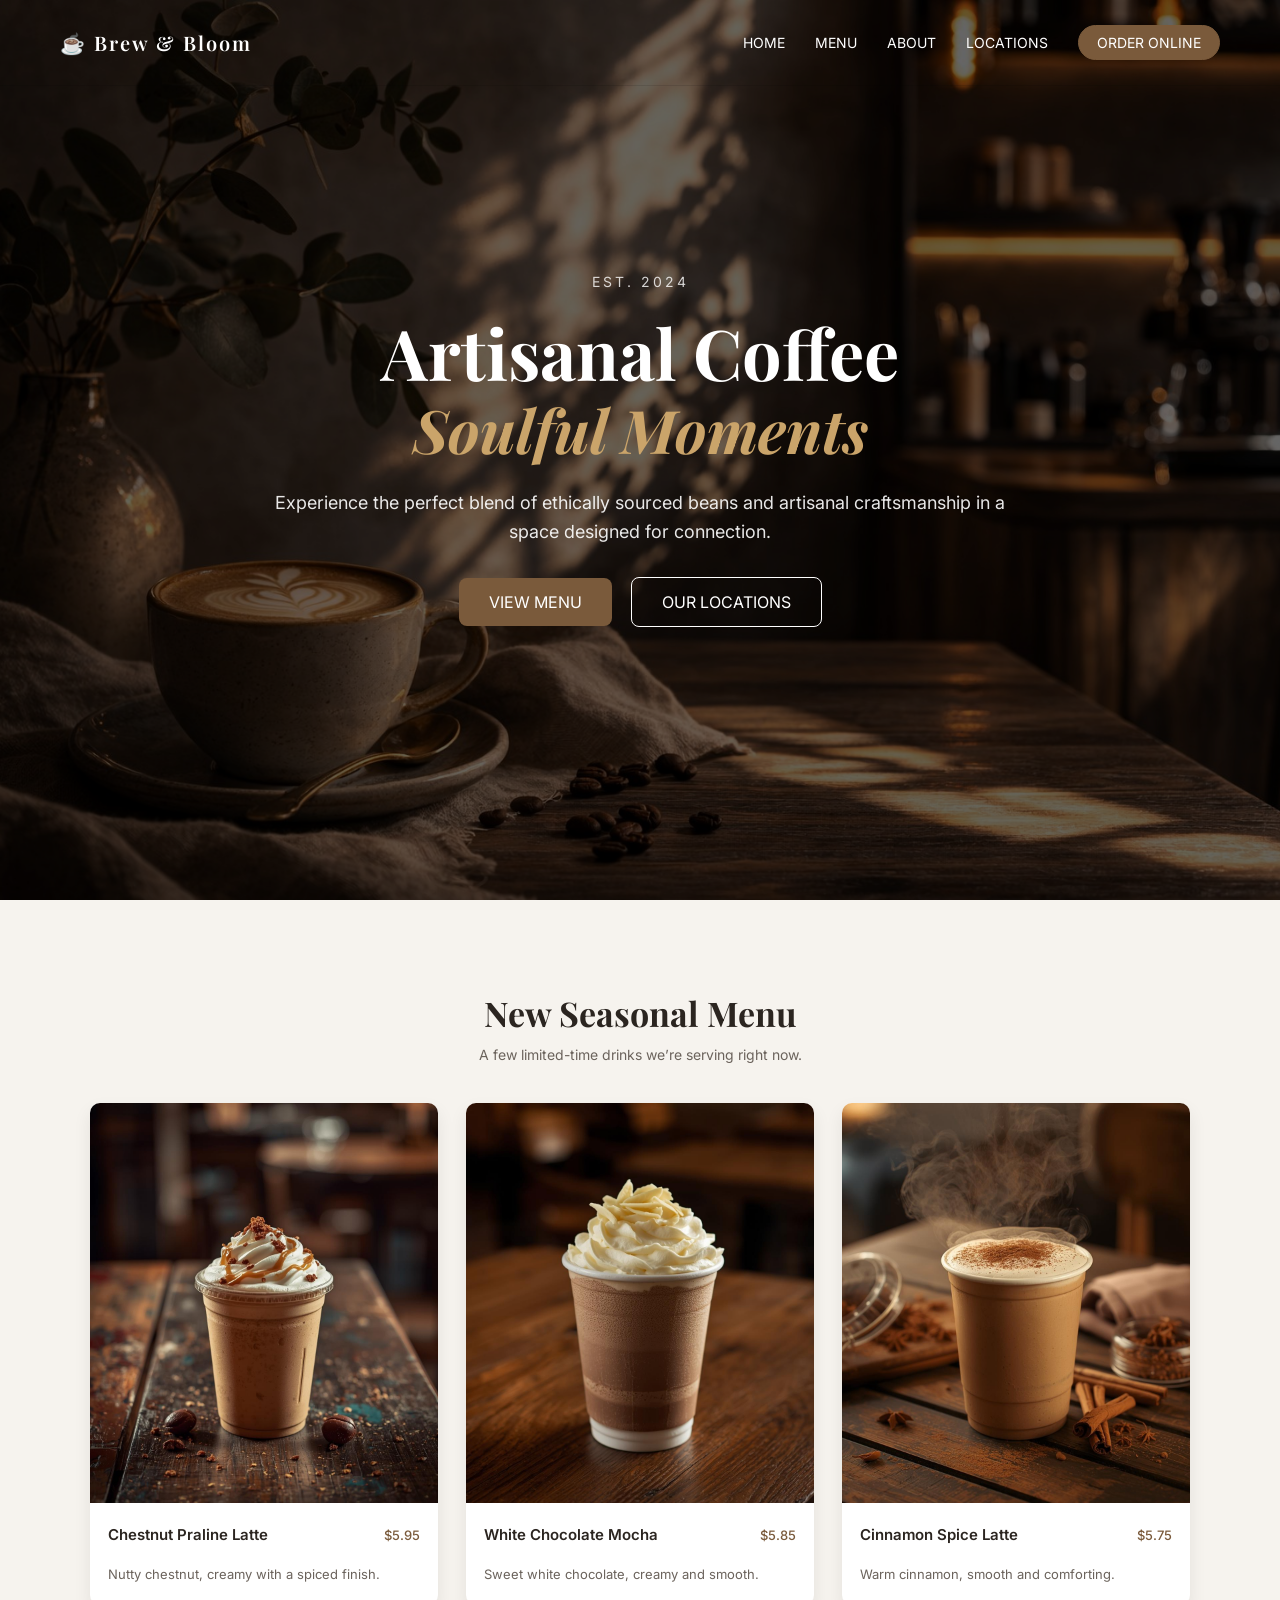
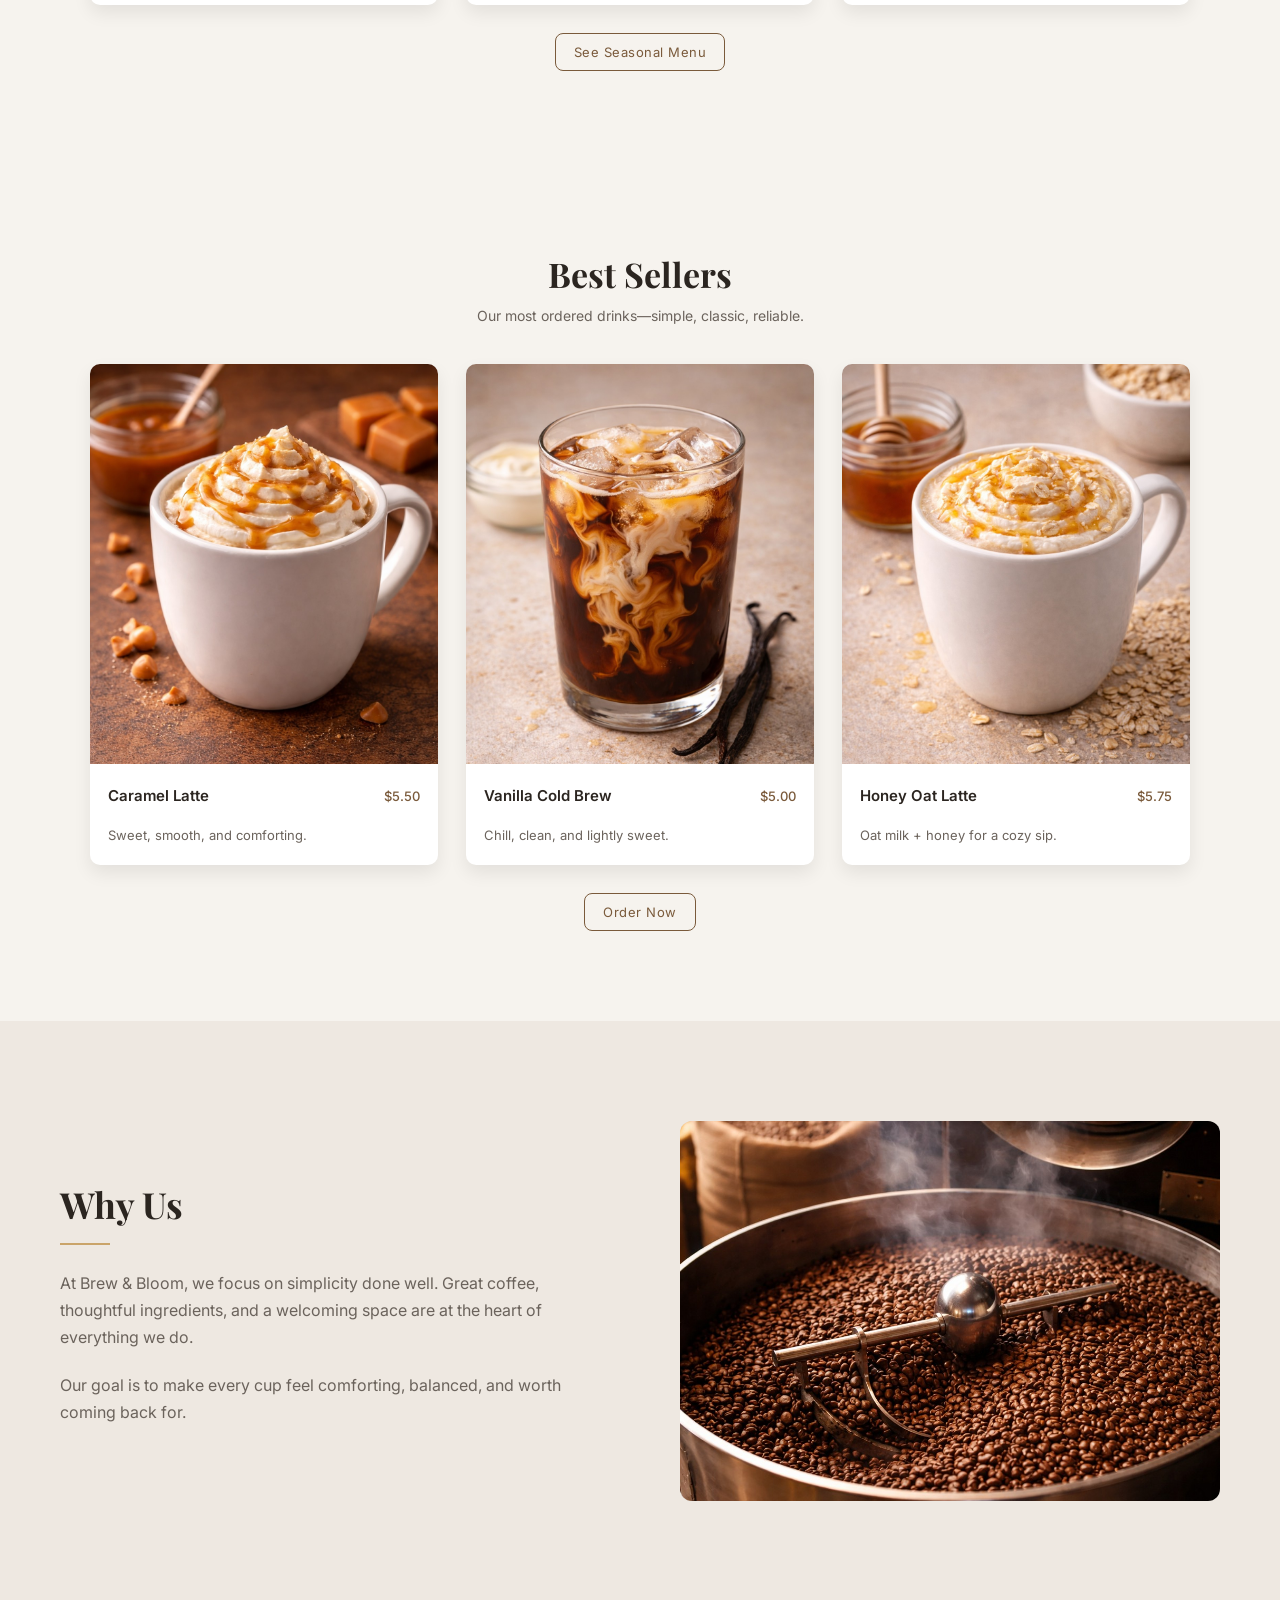
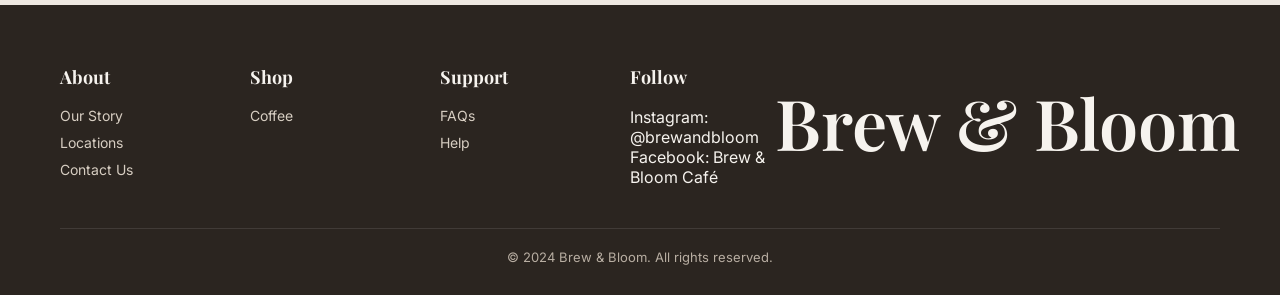
<file: index.html>
<!DOCTYPE html>
<html lang="en">
<head>
    <meta charset="UTF-8">
    <meta name="viewport" content="width=device-width, initial-scale=1.0">
    <title>Brew & Bloom</title>
    <link rel="stylesheet" href="style.css">

    <!-- Google Fonts -->
    <link href="https://fonts.googleapis.com/css2?family=Playfair+Display:wght@400;700&family=Inter:wght@300;400;500&display=swap" rel="stylesheet">
</head>
<body class="home">

<!-- Navbar -->
<header>
   <div class="nav-left">
    
    <a href="index.html" class="logo">☕ Brew & Bloom</a>
    
    <div class="hamburger" onclick="toggleMenu()">
    ☰
    </div>
    
    </div>
    
    <nav id="nav-menu">
    
        <a href="index.html#home">HOME</a>
        <a href="menu.html">MENU</a>
        <a href="story.html">ABOUT</a>
        <a href="locations.html">LOCATIONS</a>
        <a href="order.html" class="order-btn">ORDER ONLINE</a>
    
    </nav>

</header>

    <!-- Hero Section -->
    <section class="hero" id="home">
        <div class="overlay"></div>

        <div class="hero-content">
            <p class="est">EST. 2024</p>
            <h1>Artisanal Coffee</h1>
            <h2>Soulful Moments</h2>
            <p class="description">
                Experience the perfect blend of ethically sourced beans and artisanal craftsmanship in a space designed for connection.
            </p>

            <div class="buttons">
                 <a href="menu.html" class="primary-btn">VIEW MENU</a>
                 <a href="locations.html" class="secondary-btn">OUR LOCATIONS</a>
            </div>
        </div>
    </section>

<!-- SEASONAL SECTION (centered + small button under cards) -->
<section id="seasonal" class="curated">
  <div class="curated-inner">

    <h2 class="curated-title">New Seasonal Menu</h2>
    <p class="curated-subtitle">A few limited-time drinks we’re serving right now.</p>

    <div class="curated-grid">
      <article class="curated-card">
        <img src="image/seasonal1.jpg" alt="Chestnut Praline Latte">
        <div class="curated-body">
          <div class="curated-row">
            <h3>Chestnut Praline Latte</h3>
            <span class="price">$5.95</span>
          </div>
          <p class="curated-desc">Nutty chestnut, creamy with a spiced finish.</p>
        </div>
      </article>

      <article class="curated-card">
        <img src="image/seasonal2.jpg" alt="White Chocolate Mocha">
        <div class="curated-body">
          <div class="curated-row">
            <h3>White Chocolate Mocha</h3>
            <span class="price">$5.85</span>
          </div>
          <p class="curated-desc">Sweet white chocolate, creamy and smooth.</p>
        </div>
      </article>

      <article class="curated-card">
        <img src="image/seasonal3.jpg" alt="Cinnamon Spice Latte">
        <div class="curated-body">
          <div class="curated-row">
            <h3>Cinnamon Spice Latte</h3>
            <span class="price">$5.75</span>
          </div>
          <p class="curated-desc">Warm cinnamon, smooth and comforting.</p>
        </div>
      </article>
    </div>

    <div class="curated-cta">
      <a href="seasonal.html" class="curated-btn">See Seasonal Menu</a>
    </div>

  </div>
</section>

<!-- BEST SELLERS (centered + small button under cards) -->
<section id="menu" class="curated">
  <div class="curated-inner">

    <h2 class="curated-title">Best Sellers</h2>
    <p class="curated-subtitle">Our most ordered drinks—simple, classic, reliable.</p>

    <div class="curated-grid">
      <article class="curated-card">
        <img src="image/bestcoffee1.jpg" alt="Caramel Latte">
        <div class="curated-body">
          <div class="curated-row">
            <h3>Caramel Latte</h3>
            <span class="price">$5.50</span>
          </div>
          <p class="curated-desc">Sweet, smooth, and comforting.</p>
        </div>
      </article>

      <article class="curated-card">
        <img src="image/bestcoffee2.jpg" alt="Vanilla Cold Brew">
        <div class="curated-body">
          <div class="curated-row">
            <h3>Vanilla Cold Brew</h3>
            <span class="price">$5.00</span>
          </div>
          <p class="curated-desc">Chill, clean, and lightly sweet.</p>
        </div>
      </article>

      <article class="curated-card">
        <img src="image/bestcoffee3.jpg" alt="Honey Oat Latte">
        <div class="curated-body">
          <div class="curated-row">
            <h3>Honey Oat Latte</h3>
            <span class="price">$5.75</span>
          </div>
          <p class="curated-desc">Oat milk + honey for a cozy sip.</p>
        </div>
      </article>
    </div>

    <div class="curated-cta">
      <a href="order.html" class="curated-btn">Order Now</a>
    </div>

  </div>
</section>
<!-- WHy us section -->
<section class="why-us">

  <div class="whyus-container">

    <div class="whyus-text">

      <h2>Why Us</h2>

      <div class="line"></div>

        <p>
        At Brew & Bloom, we focus on simplicity done well.
        Great coffee, thoughtful ingredients, and a welcoming space
        are at the heart of everything we do.
        </p>
        
        <p>
        Our goal is to make every cup feel comforting, balanced,
        and worth coming back for.
        </p>

    </div>

    <div class="whyus-image">
      <img src="image/roaster.jpg" alt="Coffee Roasting">
    </div>

  </div>

</section>

<!-- FOOTER section -->
<footer class="footer">

    <div class="footer-container">

        <div class="footer-column">

            <h3>About</h3>

            <a href="story.html">Our Story</a>
            <a href="locations.html">Locations</a>
            <a href="contact.html">Contact Us</a>

        </div>


        <div class="footer-column">

            <h3>Shop</h3>
            <!-- sends you to the menu -->
            <a href="menu.html">Coffee</a>

        </div>


        <div class="footer-column">

            <h3>Support</h3>

            <a href="faq.html">FAQs</a>
            <a href="support.html">Help</a>

        </div>


        <div class="footer-column">

            <h3>Follow</h3>

            <p>Instagram: @brewandbloom</p>
            <p>Facebook: Brew & Bloom Café</p>


        </div>

    </div>

    <div class="footer-bottom">
    <!-- copyright -->
        <p>&copy 2024 Brew & Bloom. All rights reserved.</p>

        
    <!-- Big Brandmark -->
        <div class="footer-brand">
                Brew & Bloom
        </div>
    </div>
</footer>
    
    <script src="script.js"></script>
</body>

</html>
</file>
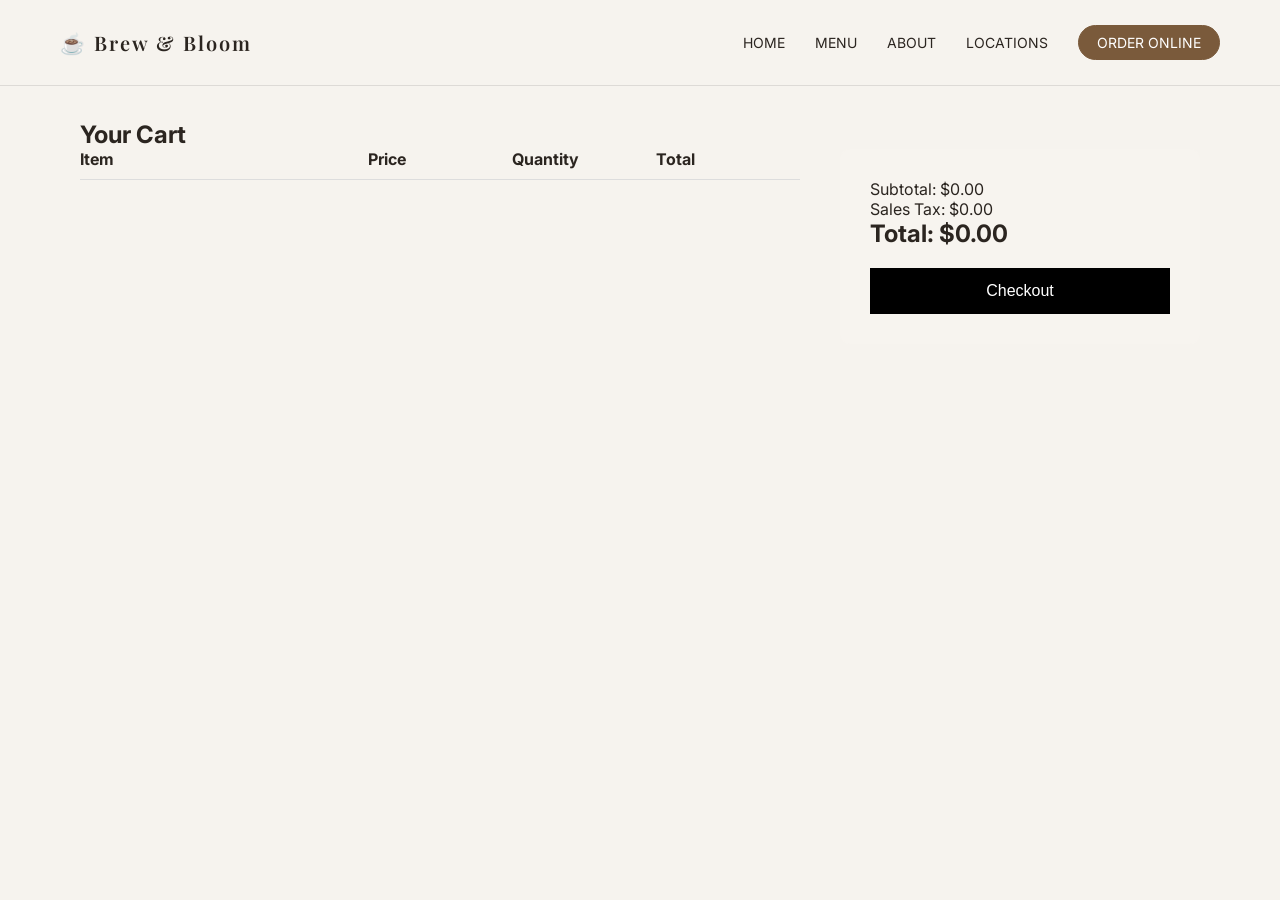
<file: cart.html>
<!DOCTYPE html>
<html>
<head>
<meta charset="UTF-8">
<meta name="viewport" content="width=device-width, initial-scale=1.0">
<title>Your Cart</title>

<link rel="stylesheet" href="style.css">
<link rel="stylesheet" href="cart.css">
<link href="https://fonts.googleapis.com/css2?family=Playfair+Display:wght@400;600&family=Inter:wght@300;400;500&display=swap" rel="stylesheet">
</head>

<body>

<header>
   <div class="nav-left">
    
    <a href="index.html" class="logo">☕ Brew & Bloom</a>
    
    <div class="hamburger" onclick="toggleMenu()">
    ☰
    </div>
    
    </div>
    
    <nav id="nav-menu">
    
        <a href="index.html#home">HOME</a>
        <a href="menu.html">MENU</a>
        <a href="story.html">ABOUT</a>
        <a href="locations.html">LOCATIONS</a>
        <a href="order.html" class="order-btn">ORDER ONLINE</a>
    
    </nav>
</header>


<section class="cart-page">

<h1>Your Cart</h1>

<div class="cart-wrapper">

<div class="cart-left">

<div class="cart-header">
<span>Item</span>
<span>Price</span>
<span>Quantity</span>
<span>Total</span>
</div>

<div id="cart-items"></div>

</div>


<div class="cart-right">

<p>Subtotal: <span id="subtotal">$0</span></p>
<p>Sales Tax: <span id="tax">$0</span></p>

<h2>Total: <span id="total">$0</span></h2>

<button class="checkout-btn">Checkout</button>

</div>

</div>

</section>

<script src="cart.js"></script>

</body>
<script src="script.js"></script>
</html>
</file>
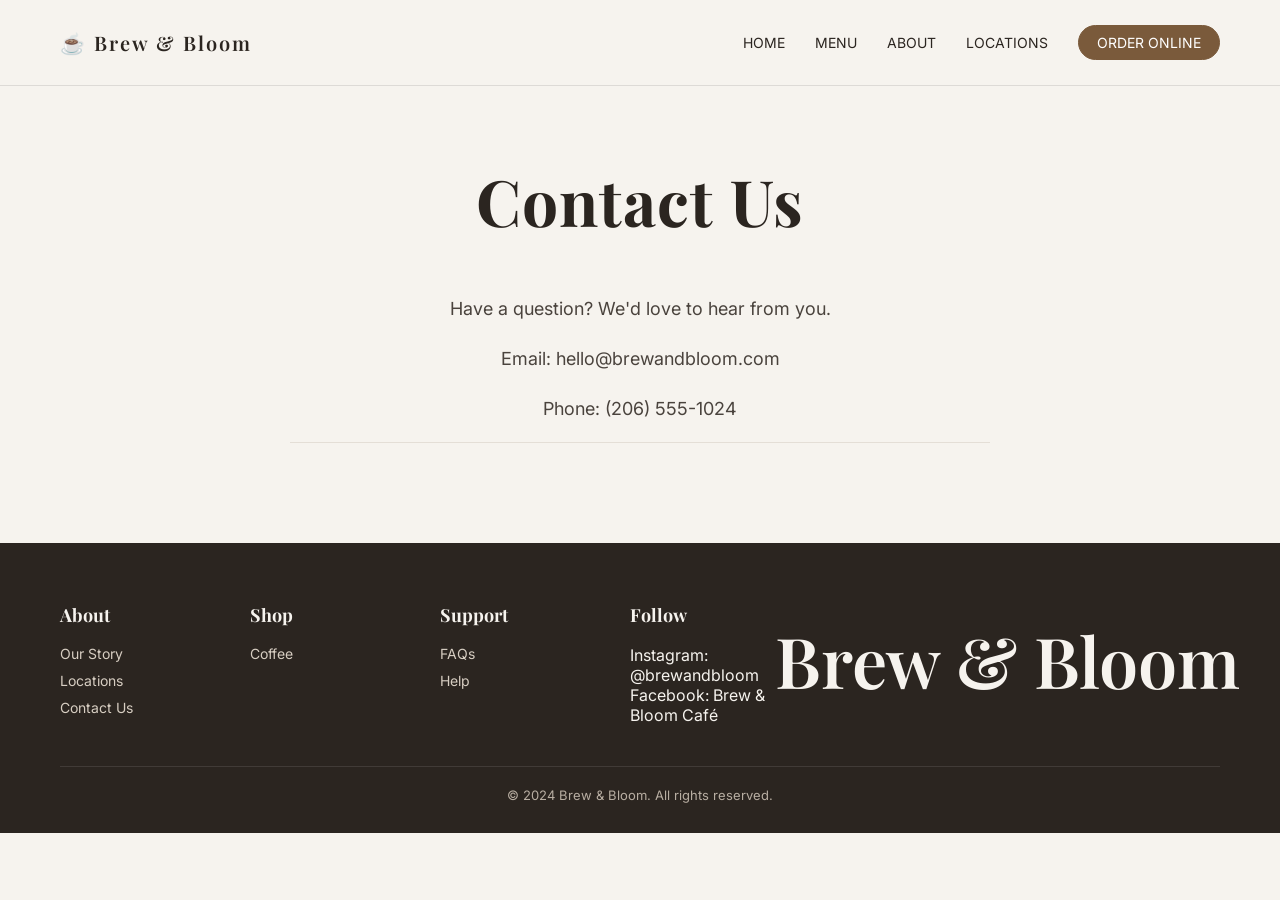
<file: contact.html>
<!DOCTYPE html>
<html lang="en">
<head>
    <meta charset="UTF-8">
    <meta name="viewport" content="width=device-width, initial-scale=1.0">
    <title>Contact | Brew & Bloom</title>

    <link rel="stylesheet" href="style.css">
    <link href="https://fonts.googleapis.com/css2?family=Playfair+Display:wght@400;600&family=Inter:wght@300;400;500&display=swap" rel="stylesheet">
</head>

<body>

    <header>
        <a href="index.html" class="logo">☕ Brew & Bloom</a>

        <div class="hamburger" onclick="toggleMenu()">☰</div>

        <nav id="nav-menu">
            <a href="index.html">HOME</a>
            <a href="menu.html">MENU</a>
            <a href="story.html">ABOUT</a>
            <a href="locations.html">LOCATIONS</a>
            <a href="order.html" class="order-btn">ORDER ONLINE</a>
        </nav>
    </header>

    <main>
        <!-- Contact section -->
        <section class="page-header">
            <h1>Contact Us</h1>
            <p>Have a question? We'd love to hear from you.</p>
            <p>Email: hello@brewandbloom.com</p>
            <p>Phone: (206) 555-1024</p>
        </section>
    </main>

    <!-- Footer -->
    <footer class="footer">
        <div class="footer-container">
            <div class="footer-column">
                <h3>About</h3>
                <a href="story.html">Our Story</a>
                <a href="locations.html">Locations</a>
                <a href="contact.html">Contact Us</a>
            </div>

            <div class="footer-column">
                <h3>Shop</h3>
                <a href="menu.html">Coffee</a>
            </div>

            <div class="footer-column">
                <h3>Support</h3>
                <a href="faq.html">FAQs</a>
                <a href="support.html">Help</a>
            </div>

            <div class="footer-column">
                <h3>Follow</h3>
                <p>Instagram: @brewandbloom</p>
                <p>Facebook: Brew & Bloom Café</p>
            </div>
        </div>

        <div class="footer-bottom">
            <p>© 2024 Brew & Bloom. All rights reserved.</p>
            <div class="footer-brand">Brew & Bloom</div>
        </div>
    </footer>

<script src="script.js"></script>

</body>
</html>
</file>
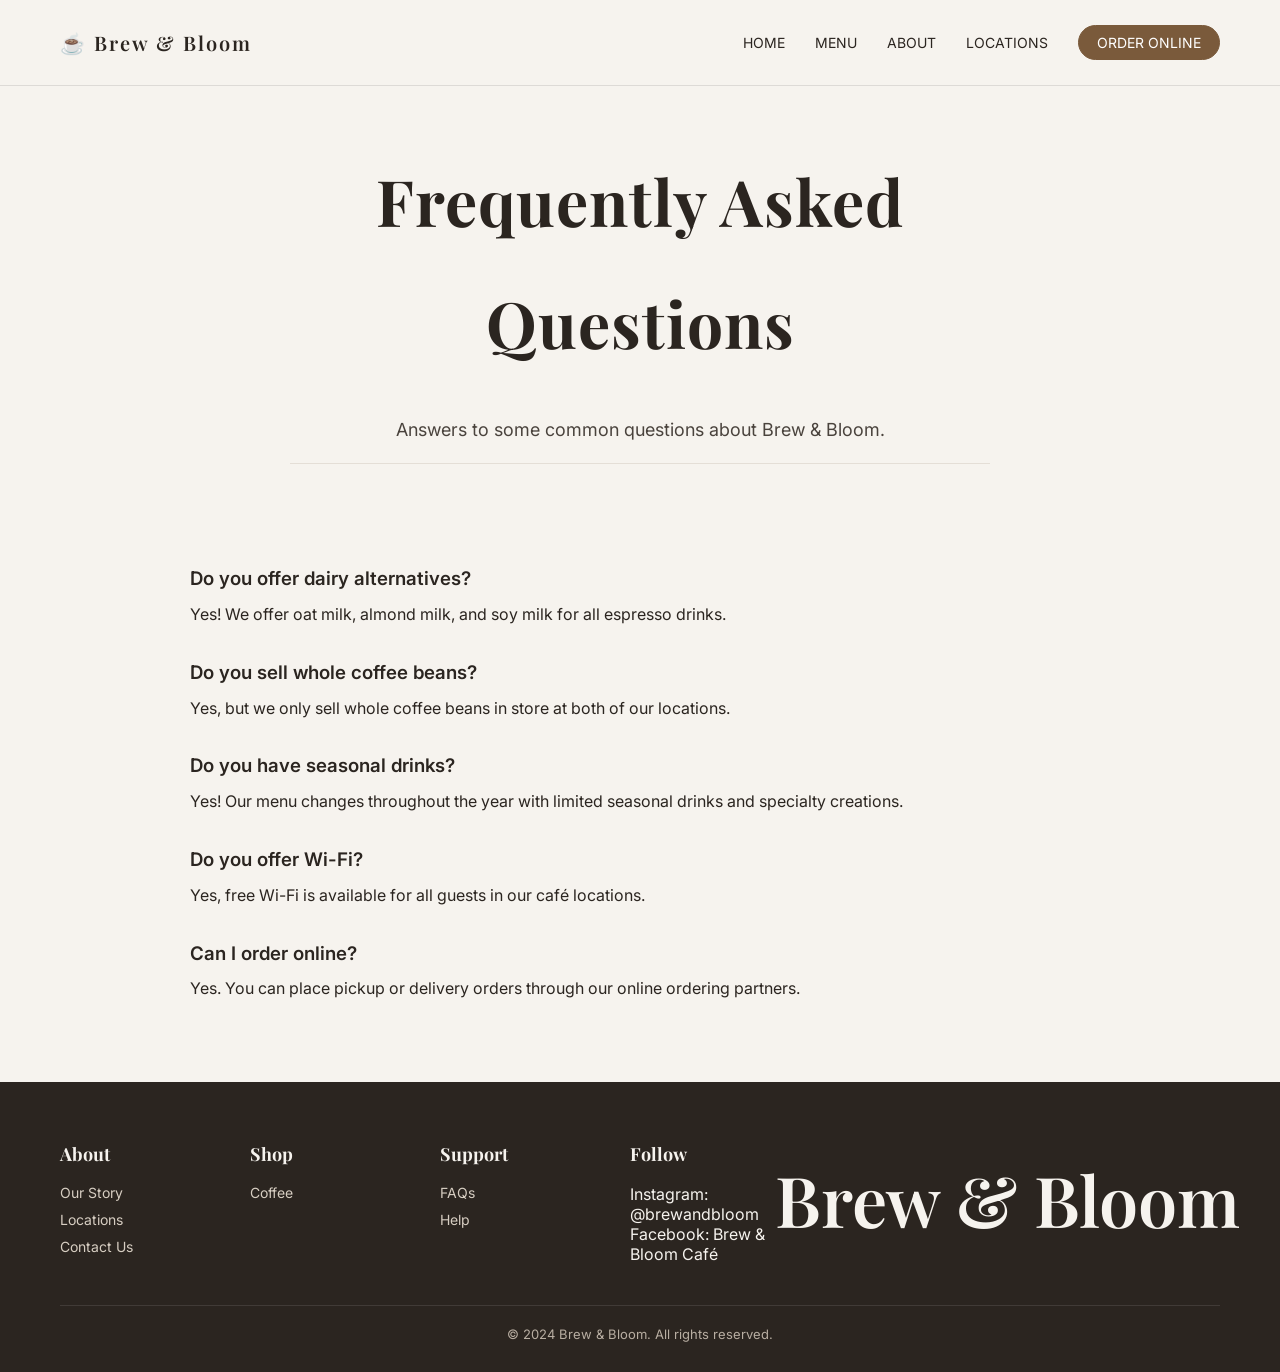
<file: faq.html>
<!DOCTYPE html>
<html lang="en">

<head>
  
  <meta charset="UTF-8">
  <meta name="viewport" content="width=device-width, initial-scale=1.0">
  <title>FAQs | Brew & Bloom</title>
  
  <link rel="stylesheet" href="style.css">
  <link href="https://fonts.googleapis.com/css2?family=Playfair+Display:wght@400;600&family=Inter:wght@300;400;500&display=swap" rel="stylesheet">

</head>

<body>
  
  <header>
   <div class="nav-left">
    
    <a href="index.html" class="logo">☕ Brew & Bloom</a>
    
    <div class="hamburger" onclick="toggleMenu()">
    ☰
    </div>
    
    </div>
    
    <nav id="nav-menu">
    
        <a href="index.html#home">HOME</a>
        <a href="menu.html">MENU</a>
        <a href="story.html">ABOUT</a>
        <a href="locations.html">LOCATIONS</a>
        <a href="order.html" class="order-btn">ORDER ONLINE</a>
    
    </nav>
  </header>
  
  <!-- create a list of q and answers about our coffee shop -->
  <section class="page-header">
  
    <h1>Frequently Asked Questions</h1>
    
    <p>Answers to some common questions about Brew & Bloom.</p>
  
  </section>
  
  
  <section class="faq-section">
  
    <h3>Do you offer dairy alternatives?</h3>
    <p>Yes! We offer oat milk, almond milk, and soy milk for all espresso drinks.</p>
    
    
    <h3>Do you sell whole coffee beans?</h3>
    <p>Yes, but we only sell whole coffee beans in store at both of our locations.</p>
    
    
    <h3>Do you have seasonal drinks?</h3>
    <p>Yes! Our menu changes throughout the year with limited seasonal drinks and specialty creations.</p>
    
    
    <h3>Do you offer Wi-Fi?</h3>
    <p>Yes, free Wi-Fi is available for all guests in our café locations.</p>
    
    
    <h3>Can I order online?</h3>
    <p>Yes. You can place pickup or delivery orders through our online ordering partners.</p>
  
  </section>
<!-- FOOTER section -->
<footer class="footer">

    <div class="footer-container">

        <div class="footer-column">

            <h3>About</h3>

            <a href="story.html">Our Story</a>
            <a href="locations.html">Locations</a>
            <a href="contact.html">Contact Us</a>

        </div>


        <div class="footer-column">

            <h3>Shop</h3>
            <!-- sends you to the menu -->
            <a href="menu.html">Coffee</a>

        </div>


        <div class="footer-column">

            <h3>Support</h3>

            <a href="faq.html">FAQs</a>
            <a href="support.html">Help</a>

        </div>


        <div class="footer-column">

            <h3>Follow</h3>

            <p>Instagram: @brewandbloom</p>
            <p>Facebook: Brew & Bloom Café</p>


        </div>

    </div>

    <div class="footer-bottom">
    <!-- copyright -->
        <p>© 2024 Brew & Bloom. All rights reserved.</p>

        
    <!-- Big Brandmark -->
        <div class="footer-brand">
                Brew & Bloom
        </div>
    </div>
</footer>
<script src="script.js"></script>
</body>
</html>
</file>
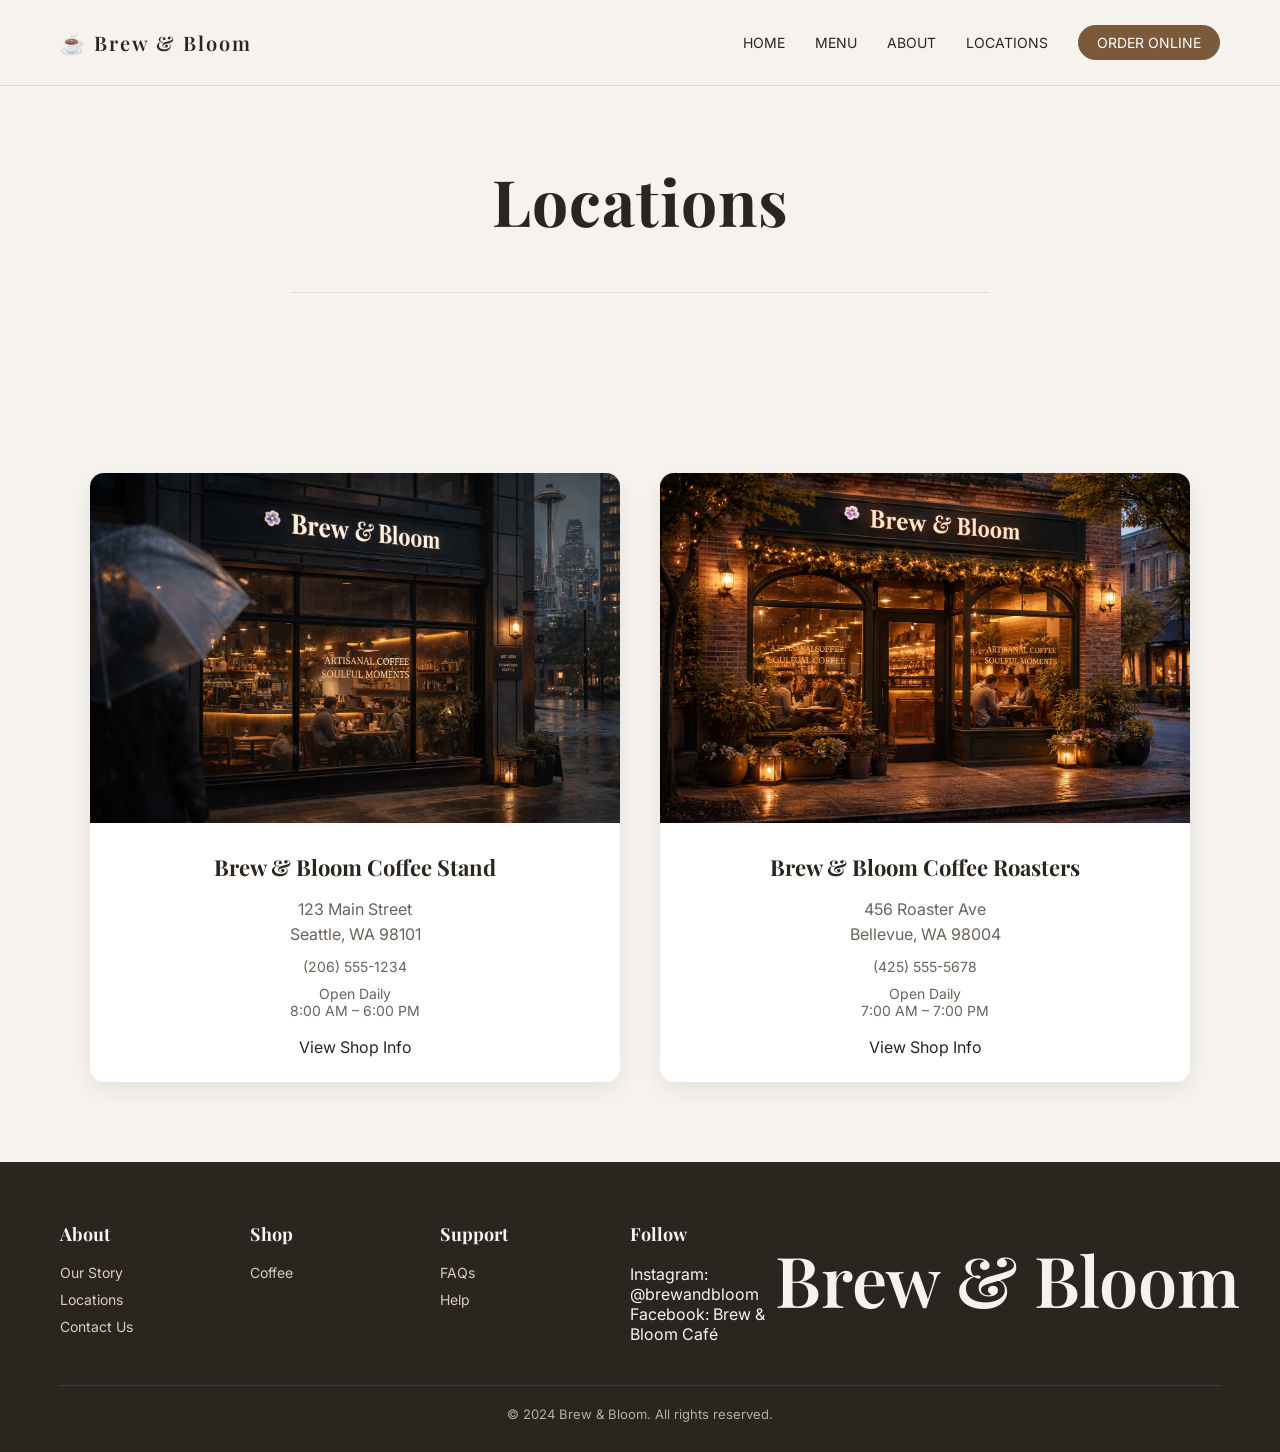
<file: locations.html>
<!DOCTYPE html>
<html>
<head>
    <meta charset="UTF-8">
    <meta name="viewport" content="width=device-width, initial-scale=1.0">
    <title>Locations | Brew & Bloom</title>
    <link rel="stylesheet" href="style.css">

    <link href="https://fonts.googleapis.com/css2?family=Playfair+Display:wght@400;600&family=Inter:wght@300;400;500&display=swap" rel="stylesheet">
</head>
<body>

<header>
   <div class="nav-left">
    
    <a href="index.html" class="logo">☕ Brew & Bloom</a>
    
    <div class="hamburger" onclick="toggleMenu()">
    ☰
    </div>
    
    </div>
    
    <nav id="nav-menu">
    
        <a href="index.html#home">HOME</a>
        <a href="menu.html">MENU</a>
        <a href="story.html">ABOUT</a>
        <a href="locations.html">LOCATIONS</a>
        <a href="order.html" class="order-btn">ORDER ONLINE</a>
    
    </nav>
</header>

<!-- HERO IMAGE -->
<section class="page-header">
    <h1>Locations</h1>
</section>

<!-- LOCATION CARDS -->
<section class="location-section">

<div class="location-container">

<div class="location-card">

<img src="image/shop1.jpg" alt="Downtown Location">

<div class="location-info">

<h3>Brew & Bloom Coffee Stand</h3>

<p class="address">
123 Main Street<br>
Seattle, WA 98101
</p>

<p class="phone">(206) 555-1234</p>

<p class="hours">
Open Daily<br>
8:00 AM – 6:00 PM
</p>

<a href="#" class="shop-link">View Shop Info</a>

</div>
</div>


<div class="location-card">

<img src="image/shop2.jpg" alt="Roastery Location">

<div class="location-info">

<h3>Brew & Bloom Coffee Roasters</h3>

<p class="address">
456 Roaster Ave<br>
Bellevue, WA 98004
</p>

<p class="phone">(425) 555-5678</p>

<p class="hours">
Open Daily<br>
7:00 AM – 7:00 PM
</p>

<a href="#" class="shop-link">View Shop Info</a>

</div>

</div>

</div>

</section>



<!-- FOOTER section -->
<footer class="footer">

    <div class="footer-container">

        <div class="footer-column">

            <h3>About</h3>

            <a href="story.html">Our Story</a>
            <a href="locations.html">Locations</a>
            <a href="contact.html">Contact Us</a>

        </div>


        <div class="footer-column">

            <h3>Shop</h3>
            <!-- sends you to the menu -->
            <a href="menu.html">Coffee</a>

        </div>


        <div class="footer-column">

            <h3>Support</h3>

            <a href="faq.html">FAQs</a>
            <a href="support.html">Help</a>

        </div>


        <div class="footer-column">

            <h3>Follow</h3>

            <p>Instagram: @brewandbloom</p>
            <p>Facebook: Brew & Bloom Café</p>


        </div>

    </div>

    <div class="footer-bottom">
    <!-- copyright -->
        <p>© 2024 Brew & Bloom. All rights reserved.</p>

        
    <!-- Big Brandmark -->
        <div class="footer-brand">
                Brew & Bloom
        </div>
    </div>
</footer>
<script src="script.js"></script>
</body>

</html>
</file>
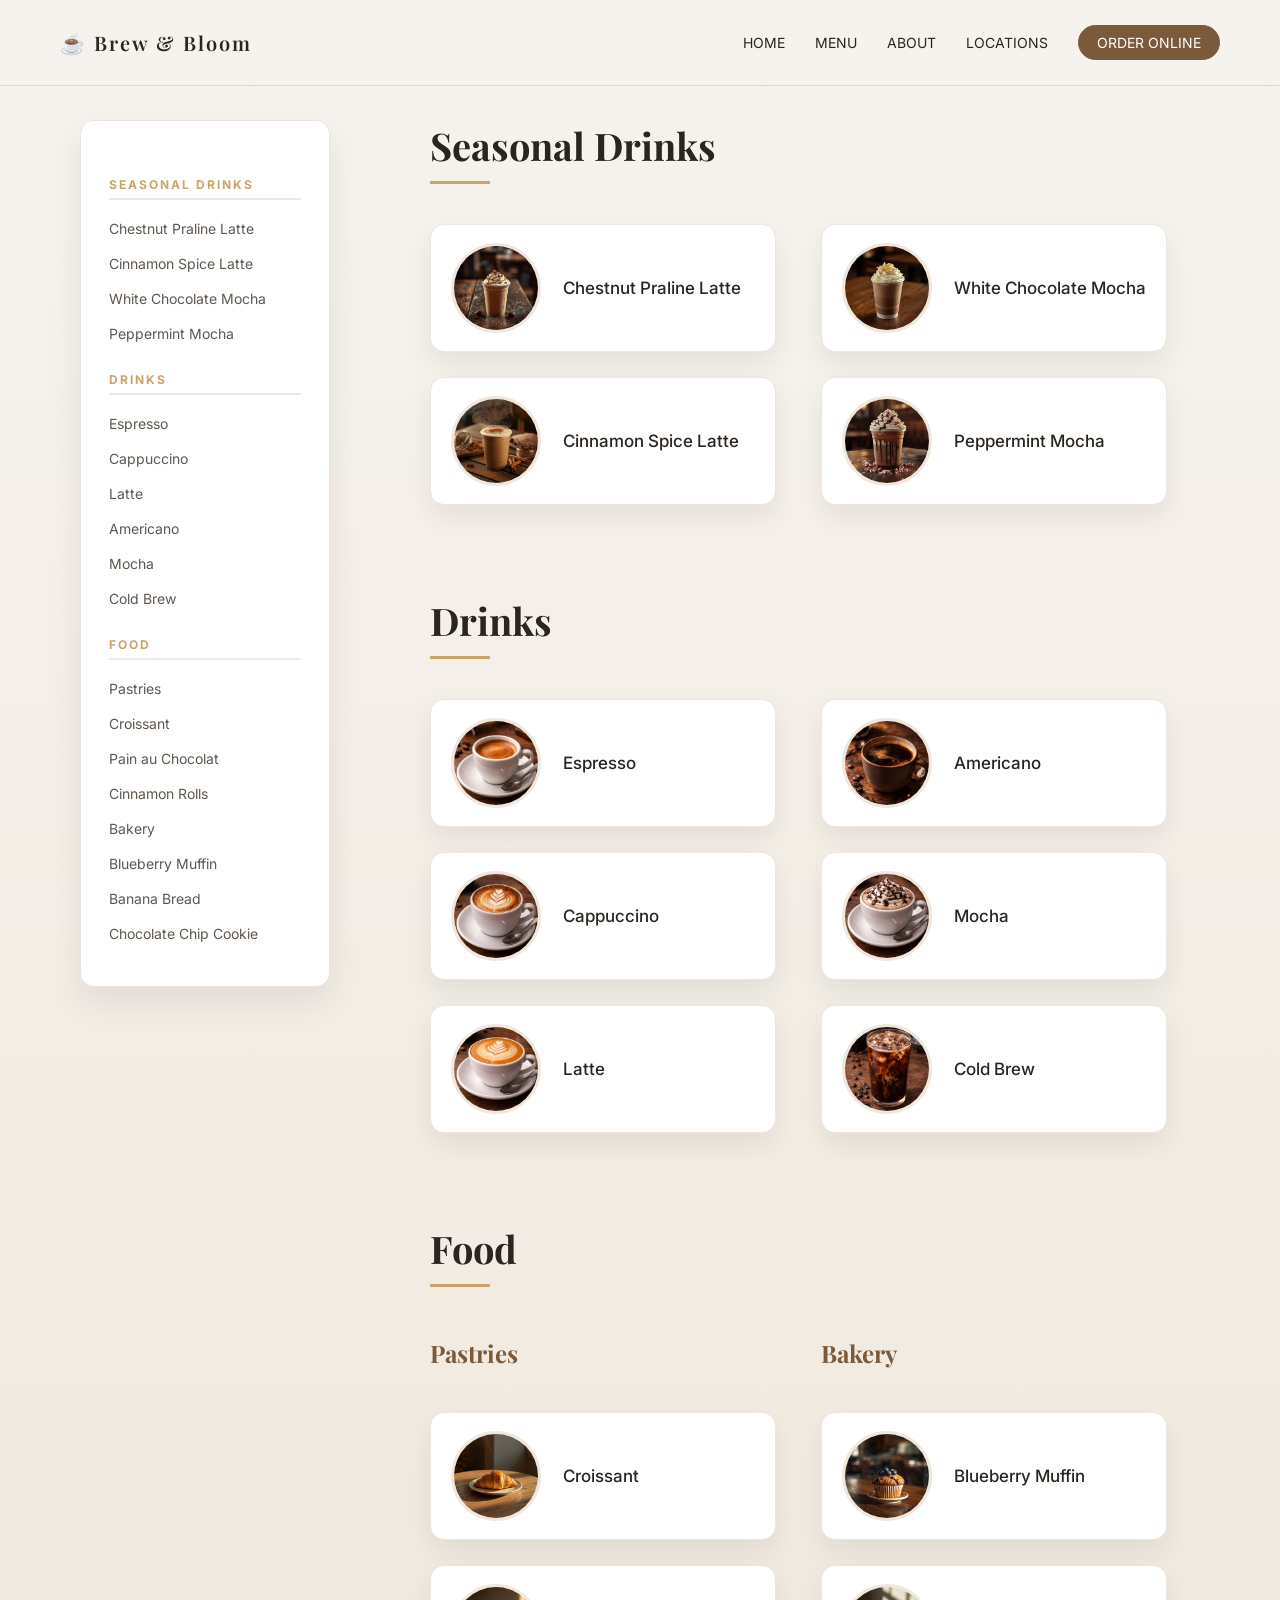
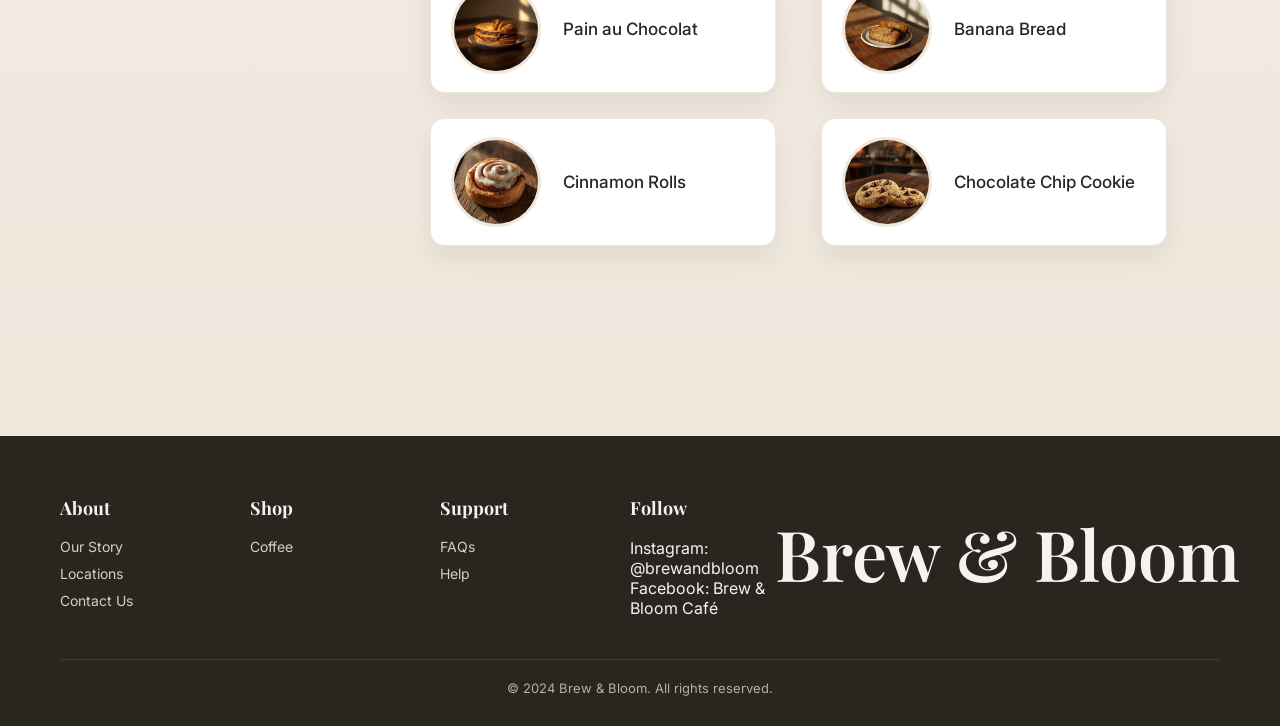
<file: menu.html>
<!DOCTYPE html>
<html>

<head>
<meta charset="UTF-8">
<meta name="viewport" content="width=device-width, initial-scale=1.0">
<title>Brew & Bloom</title>
<link rel="stylesheet" href="style.css">

<link href="https://fonts.googleapis.com/css2?family=Playfair+Display:wght@400;600&family=Inter:wght@300;400;500&display=swap" rel="stylesheet">
</head>

<body>

<header>
  <div class="logo">☕ Brew & Bloom</div>
  <div class="hamburger" onclick="toggleMenu()">
      ☰
  </div>

  <nav id="nav-menu">
  
    <a href="index.html">HOME</a>
    <a href="menu.html">MENU</a>
    <a href="story.html">ABOUT</a>
    <a href="locations.html">LOCATIONS</a>
    <a href="order.html" class="order-btn">ORDER ONLINE</a>
  </nav>
</header>


<div class="menu-container">

<!-- SIDEBAR -->
<div class="menu-sidebar">

<h3>Seasonal Drinks</h3>
<a href="#seasonal">Chestnut Praline Latte</a>
<a href="#seasonal">Cinnamon Spice Latte</a>
<a href="#seasonal">White Chocolate Mocha</a>
<a href="#seasonal">Peppermint Mocha</a>

<h3>Drinks</h3>
<a href="#drinks">Espresso</a>
<a href="#drinks">Cappuccino</a>
<a href="#drinks">Latte</a>
<a href="#drinks">Americano</a>
<a href="#drinks">Mocha</a>
<a href="#drinks">Cold Brew</a>

<h3>Food</h3>
<a href="#pastries">Pastries</a>
<a href="#pastries">Croissant</a>
<a href="#pastries">Pain au Chocolat</a>
<a href="#pastries">Cinnamon Rolls</a>

<a href="#bakery">Bakery</a>
<a href="#bakery">Blueberry Muffin</a>
<a href="#bakery">Banana Bread</a>
<a href="#bakery">Chocolate Chip Cookie</a>

</div>



<div class="menu-content">

<!-- SEASONAL DRINKS -->

<h2 id="seasonal">Seasonal Drinks</h2>

<div class="menu-grid">

<div class="menu-column">

<div class="menu-item">
<img src="image/seasonal1.jpg">
<span>Chestnut Praline Latte</span>
</div>

<div class="menu-item">
<img src="image/seasonal3.jpg">
<span>Cinnamon Spice Latte</span>
</div>

</div>

<div class="menu-column">

<div class="menu-item">
<img src="image/seasonal2.jpg">
<span>White Chocolate Mocha</span>
</div>

<div class="menu-item">
<img src="image/seasonal4.jpg">
<span>Peppermint Mocha</span>
</div>

</div>

</div>


<!-- DRINKS -->

<h2 id="drinks">Drinks</h2>

<div class="menu-grid">

<div class="menu-column">

<div class="menu-item">
<img src="image/espresso.jpg">
<span>Espresso</span>
</div>

<div class="menu-item">
<img src="image/cappuccino.jpg">
<span>Cappuccino</span>
</div>

<div class="menu-item">
<img src="image/latte.jpg">
<span>Latte</span>
</div>

</div>

<div class="menu-column">

<div class="menu-item">
<img src="image/americano.jpg">
<span>Americano</span>
</div>

<div class="menu-item">
<img src="image/mocha.jpg">
<span>Mocha</span>
</div>

<div class="menu-item">
<img src="image/coldbrew.jpg">
<span>Cold Brew</span>
</div>

</div>

</div>

<h2 id="food">Food</h2>

<div class="menu-grid">

<!-- PASTRIES -->
<div class="menu-column">

<h3 id="pastries">Pastries</h3>

<div class="menu-item">
<img src="image/croissant.jpg">
<span>Croissant</span>
</div>

<div class="menu-item">
<img src="image/painauchocolat.jpg">
<span>Pain au Chocolat</span>
</div>

<div class="menu-item">
<img src="image/cinnamonrolls.jpg">
<span>Cinnamon Rolls</span>
</div>

</div>

<!-- BAKERY -->
<div class="menu-column">

<h3 id="bakery">Bakery</h3>

<div class="menu-item">
<img src="image/blueberrymuffin.jpg">
<span>Blueberry Muffin</span>
</div>

<div class="menu-item">
<img src="image/bananabreadd.jpg">
<span>Banana Bread</span>
</div>

<div class="menu-item">
<img src="image/chocolatechipcookie.jpg">
<span>Chocolate Chip Cookie</span>
</div>

</div>

</div>




</div>

</div>

<!-- FOOTER section -->
<footer class="footer">

    <div class="footer-container">

        <div class="footer-column">

            <h3>About</h3>

            <a href="story.html">Our Story</a>
            <a href="locations.html">Locations</a>
            <a href="contact.html">Contact Us</a>

        </div>


        <div class="footer-column">

            <h3>Shop</h3>
            <!-- sends you to the menu -->
            <a href="menu.html">Coffee</a>

        </div>


        <div class="footer-column">

            <h3>Support</h3>

            <a href="faq.html">FAQs</a>
            <a href="support.html">Help</a>

        </div>


        <div class="footer-column">

            <h3>Follow</h3>

            <p>Instagram: @brewandbloom</p>
            <p>Facebook: Brew & Bloom Café</p>


        </div>

    </div>

    <div class="footer-bottom">
    <!-- copyright -->
        <p>&copy 2024 Brew & Bloom. All rights reserved.</p>

        
    <!-- Big Brandmark -->
        <div class="footer-brand">
                Brew & Bloom
        </div>
    </div>
</footer>
<script src="script.js"></script>
</body>
</html>
</file>
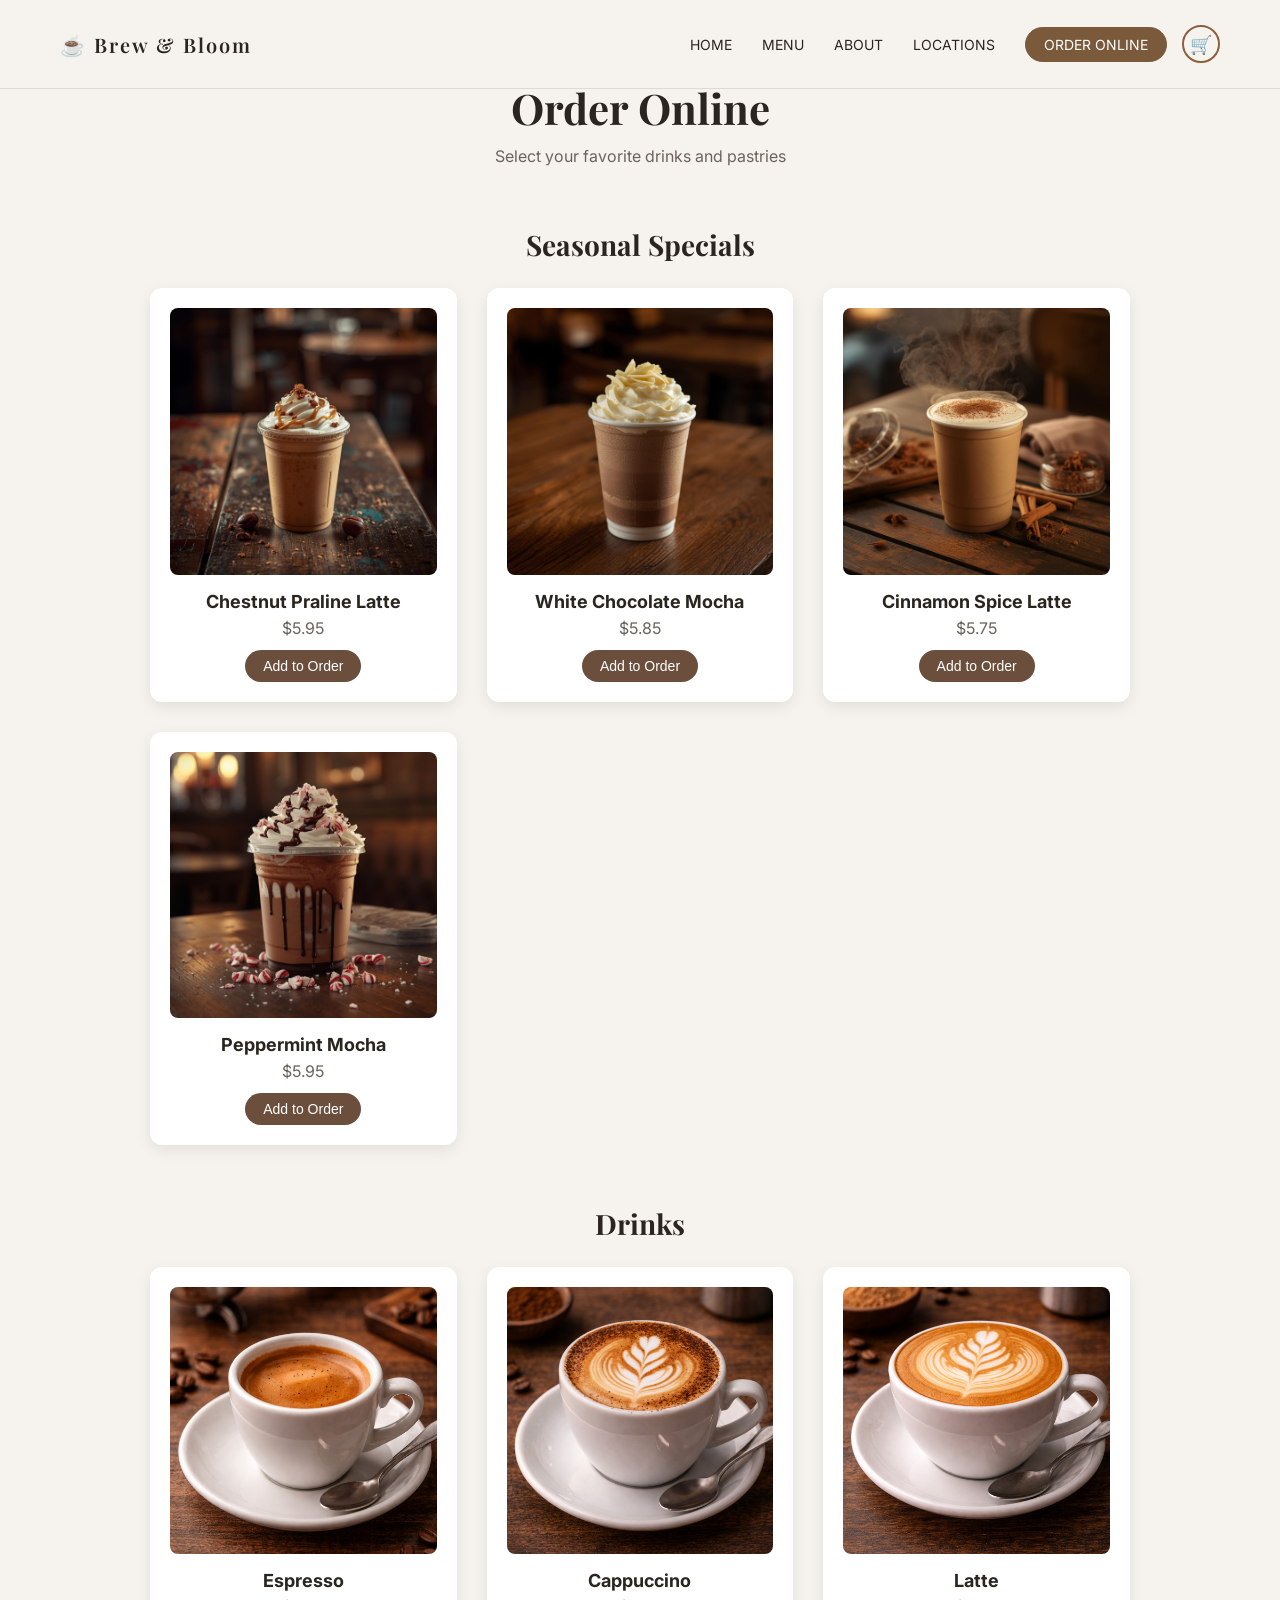
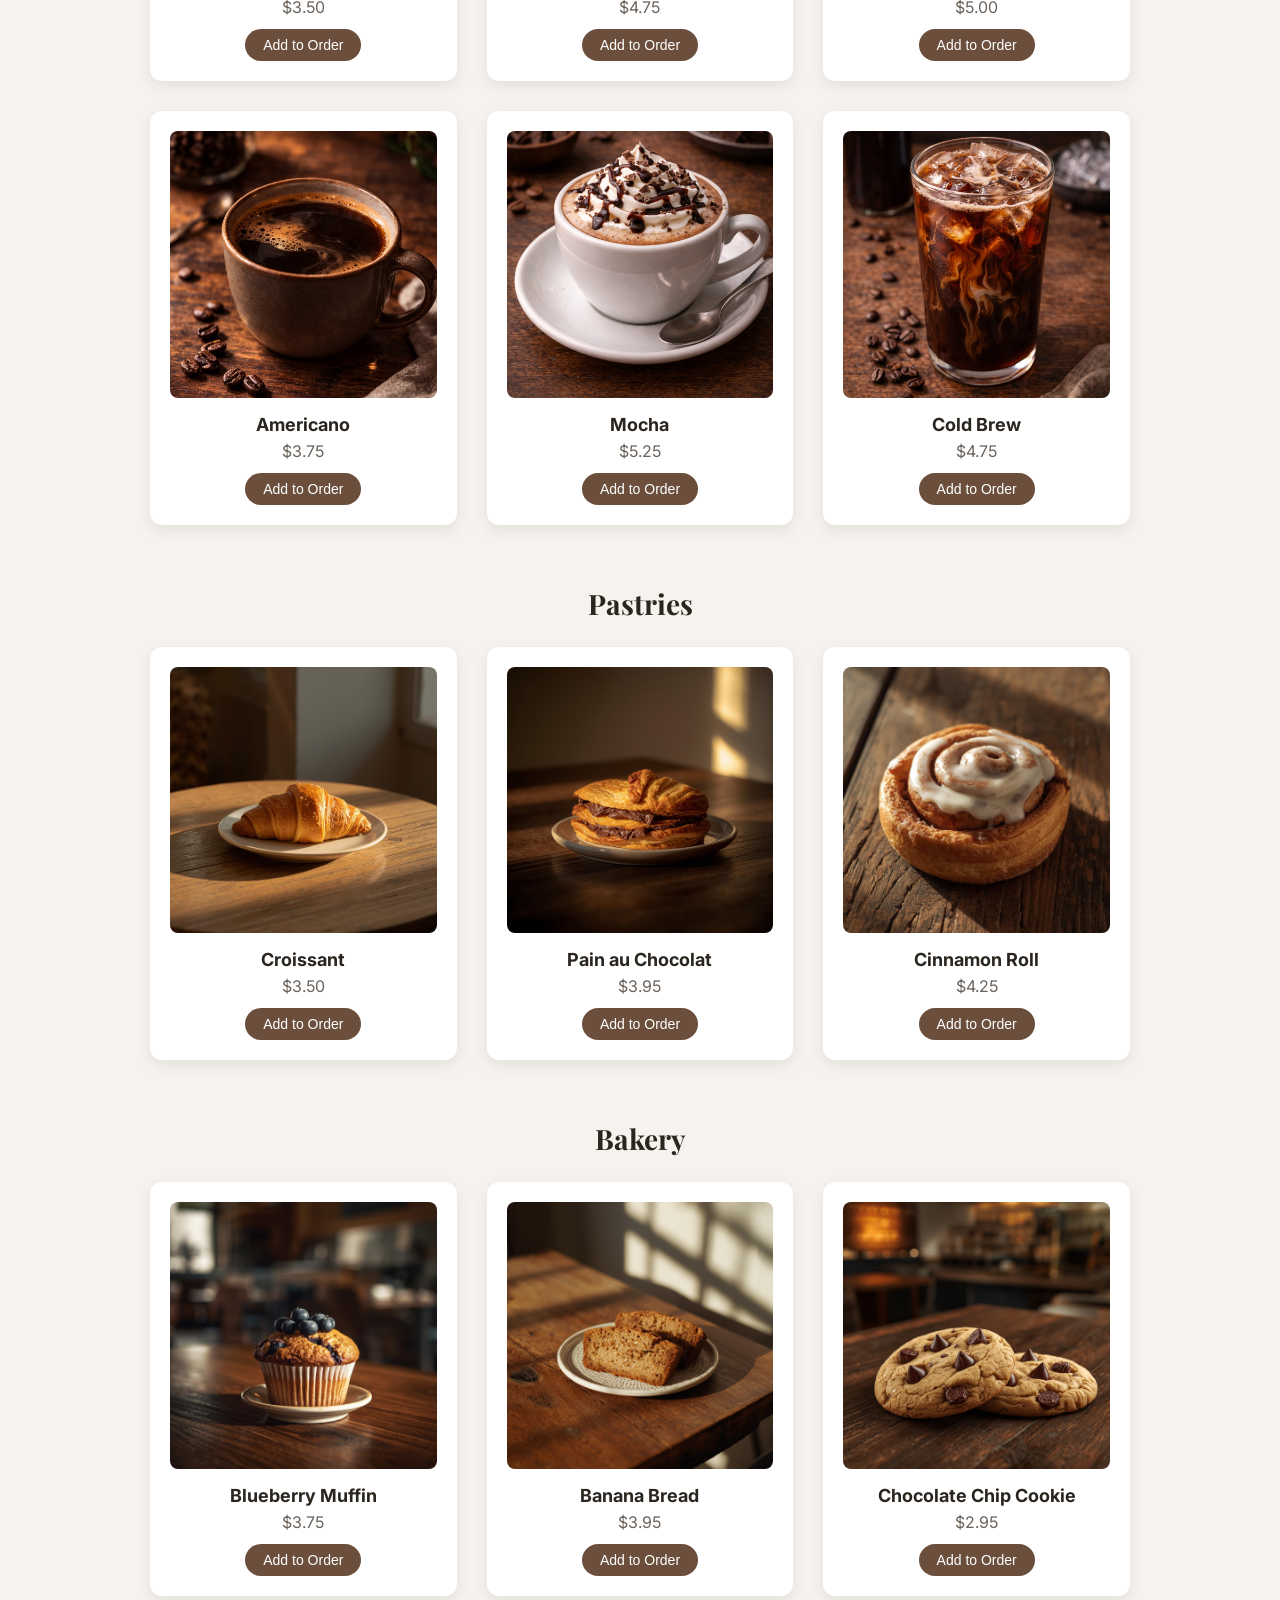
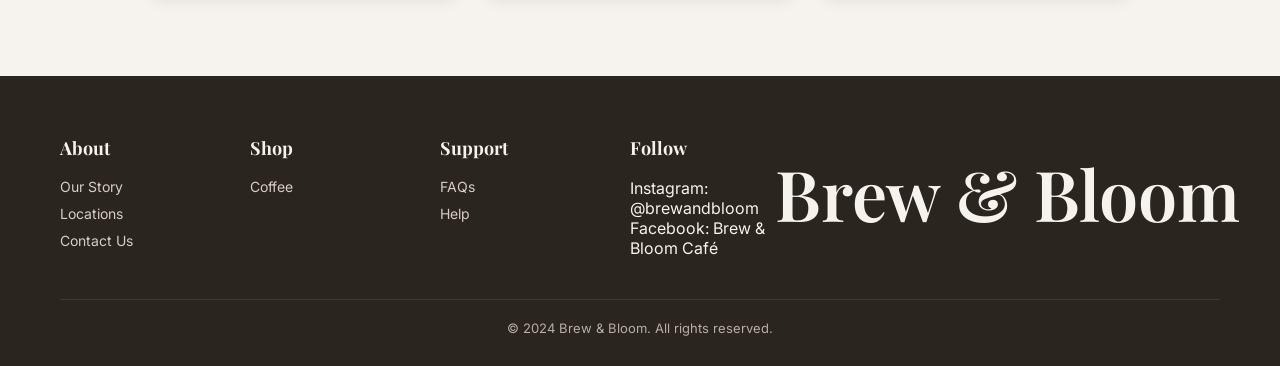
<file: order.html>
<!DOCTYPE html>
<html lang="en">

<head>
<meta charset="UTF-8">
<meta name="viewport" content="width=device-width, initial-scale=1.0">
<title>Order Online | Brew & Bloom</title>
<link rel="stylesheet" href="style.css">
<link href="https://fonts.googleapis.com/css2?family=Playfair+Display:wght@400;600&family=Inter:wght@300;400;500&display=swap" rel="stylesheet">
</head>

<body>

<header>
   <div class="nav-left">
    
    <a href="index.html" class="logo">☕ Brew & Bloom</a>
    
    <div class="hamburger" onclick="toggleMenu()">
    ☰
    </div>
    
    </div>
    
    <nav id="nav-menu">
    
        <a href="index.html#home">HOME</a>
        <a href="menu.html">MENU</a>
        <a href="story.html">ABOUT</a>
        <a href="locations.html">LOCATIONS</a>
        <a href="order.html" class="order-btn">ORDER ONLINE</a>
        <a href="cart.html" class="cart-btn">🛒</a>
    
    </nav>
</header>

<section class="order-section">

<h1>Order Online</h1>
<p class="order-subtitle">Select your favorite drinks and pastries</p>


<!-- SEASONAL SPECIALS -->

<h2>Seasonal Specials</h2>

<div class="order-grid">

<div class="order-item">
<img src="image/seasonal1.jpg">
<h3>Chestnut Praline Latte</h3>
<p>$5.95</p>
<button onclick="addToCart('Chestnut Praline Latte',5.95,'image/seasonal1.jpg')">Add to Order</button>
</div>

<div class="order-item">
<img src="image/seasonal2.jpg">
<h3>White Chocolate Mocha</h3>
<p>$5.85</p>
<button onclick="addToCart('White Chocolate Mocha',5.85,'image/seasonal2.jpg')">Add to Order</button>
</div>

<div class="order-item">
<img src="image/seasonal3.jpg">
<h3>Cinnamon Spice Latte</h3>
<p>$5.75</p>
<button onclick="addToCart('Cinnamon Spice Latte',5.75,'image/seasonal3.jpg')">Add to Order</button>
</div>

<div class="order-item">
<img src="image/seasonal4.jpg">
<h3>Peppermint Mocha</h3>
<p>$5.95</p>
<button onclick="addToCart('Peppermint Mocha',5.95,'image/seasonal4.jpg')">Add to Order</button>
</div>

</div>


<!-- DRINKS -->

<h2>Drinks</h2>

<div class="order-grid">

<div class="order-item">
<img src="image/espresso.jpg">
<h3>Espresso</h3>
<p>$3.50</p>
<button onclick="addToCart('Espresso',3.50,'image/espresso.jpg')">Add to Order</button>
</div>

<div class="order-item">
<img src="image/cappuccino.jpg">
<h3>Cappuccino</h3>
<p>$4.75</p>
<button onclick="addToCart('Cappuccino',4.75,'image/cappuccino.jpg')">Add to Order</button>
</div>

<div class="order-item">
<img src="image/latte.jpg">
<h3>Latte</h3>
<p>$5.00</p>
<button onclick="addToCart('Latte',5.00,'image/latte.jpg')">Add to Order</button>
</div>

<div class="order-item">
<img src="image/americano.jpg">
<h3>Americano</h3>
<p>$3.75</p>
<button onclick="addToCart('Americano',3.75,'image/americano.jpg')">Add to Order</button>
</div>

<div class="order-item">
<img src="image/mocha.jpg">
<h3>Mocha</h3>
<p>$5.25</p>
<button onclick="addToCart('Mocha',5.25,'image/mocha.jpg')">Add to Order</button>
</div>

<div class="order-item">
<img src="image/coldbrew.jpg">
<h3>Cold Brew</h3>
<p>$4.75</p>
<button onclick="addToCart('Cold Brew',4.75,'image/coldbrew.jpg')">Add to Order</button>
</div>

</div>


<!-- PASTRIES -->

<h2>Pastries</h2>

<div class="order-grid">

<div class="order-item">
<img src="image/croissant.jpg">
<h3>Croissant</h3>
<p>$3.50</p>
<button onclick="addToCart('Croissant',3.50,'image/croissant.jpg')">Add to Order</button>
</div>

<div class="order-item">
<img src="image/painauchocolat.jpg">
<h3>Pain au Chocolat</h3>
<p>$3.95</p>
<button onclick="addToCart('Pain au Chocolat',3.95,'image/painauchocolat.jpg')">Add to Order</button>
</div>

<div class="order-item">
<img src="image/cinnamonrolls.jpg">
<h3>Cinnamon Roll</h3>
<p>$4.25</p>
<button onclick="addToCart('Cinnamon Roll',4.25,'image/cinnamonrolls.jpg')">Add to Order</button>
</div>

</div>


<!-- BAKERY -->

<h2>Bakery</h2>

<div class="order-grid">

<div class="order-item">
<img src="image/blueberrymuffin.jpg">
<h3>Blueberry Muffin</h3>
<p>$3.75</p>
<button onclick="addToCart('Blueberry Muffin',3.75,'image/blueberrymuffin.jpg')">Add to Order</button>
</div>

<div class="order-item">
<img src="image/bananabreadd.jpg">
<h3>Banana Bread</h3>
<p>$3.95</p>
<button onclick="addToCart('Banana Bread',3.95,'image/bananabreadd.jpg')">Add to Order</button>
</div>

<div class="order-item">
<img src="image/chocolatechipcookie.jpg">
<h3>Chocolate Chip Cookie</h3>
<p>$2.95</p>
<button onclick="addToCart('Chocolate Chip Cookie',2.95,'image/chocolatechipcookie.jpg')">Add to Order</button>
</div>

</div>

</section>


<script>

function addToCart(name, price, image){

let cart = JSON.parse(localStorage.getItem("cart")) || [];

let existing = cart.find(item => item.name === name);

if(existing){
existing.qty += 1;
}else{
cart.push({
name:name,
price:price,
image:image,
qty:1
});
}

localStorage.setItem("cart", JSON.stringify(cart));

alert(name + " added to cart!");

}

</script>
<!-- FOOTER section -->
<footer class="footer">

    <div class="footer-container">

        <div class="footer-column">

            <h3>About</h3>

            <a href="story.html">Our Story</a>
            <a href="locations.html">Locations</a>
            <a href="contact.html">Contact Us</a>

        </div>


        <div class="footer-column">

            <h3>Shop</h3>
            <!-- sends you to the menu -->
            <a href="menu.html">Coffee</a>

        </div>


        <div class="footer-column">

            <h3>Support</h3>

            <a href="faq.html">FAQs</a>
            <a href="support.html">Help</a>

        </div>


        <div class="footer-column">

            <h3>Follow</h3>

            <p>Instagram: @brewandbloom</p>
            <p>Facebook: Brew & Bloom Café</p>


        </div>

    </div>

    <div class="footer-bottom">
    <!-- copyright -->
        <p>&copy 2024 Brew & Bloom. All rights reserved.</p>

        
    <!-- Big Brandmark -->
        <div class="footer-brand">
                Brew & Bloom
        </div>
    </div>
</footer>
<script src="script.js"></script>
</body>
</html>
</file>
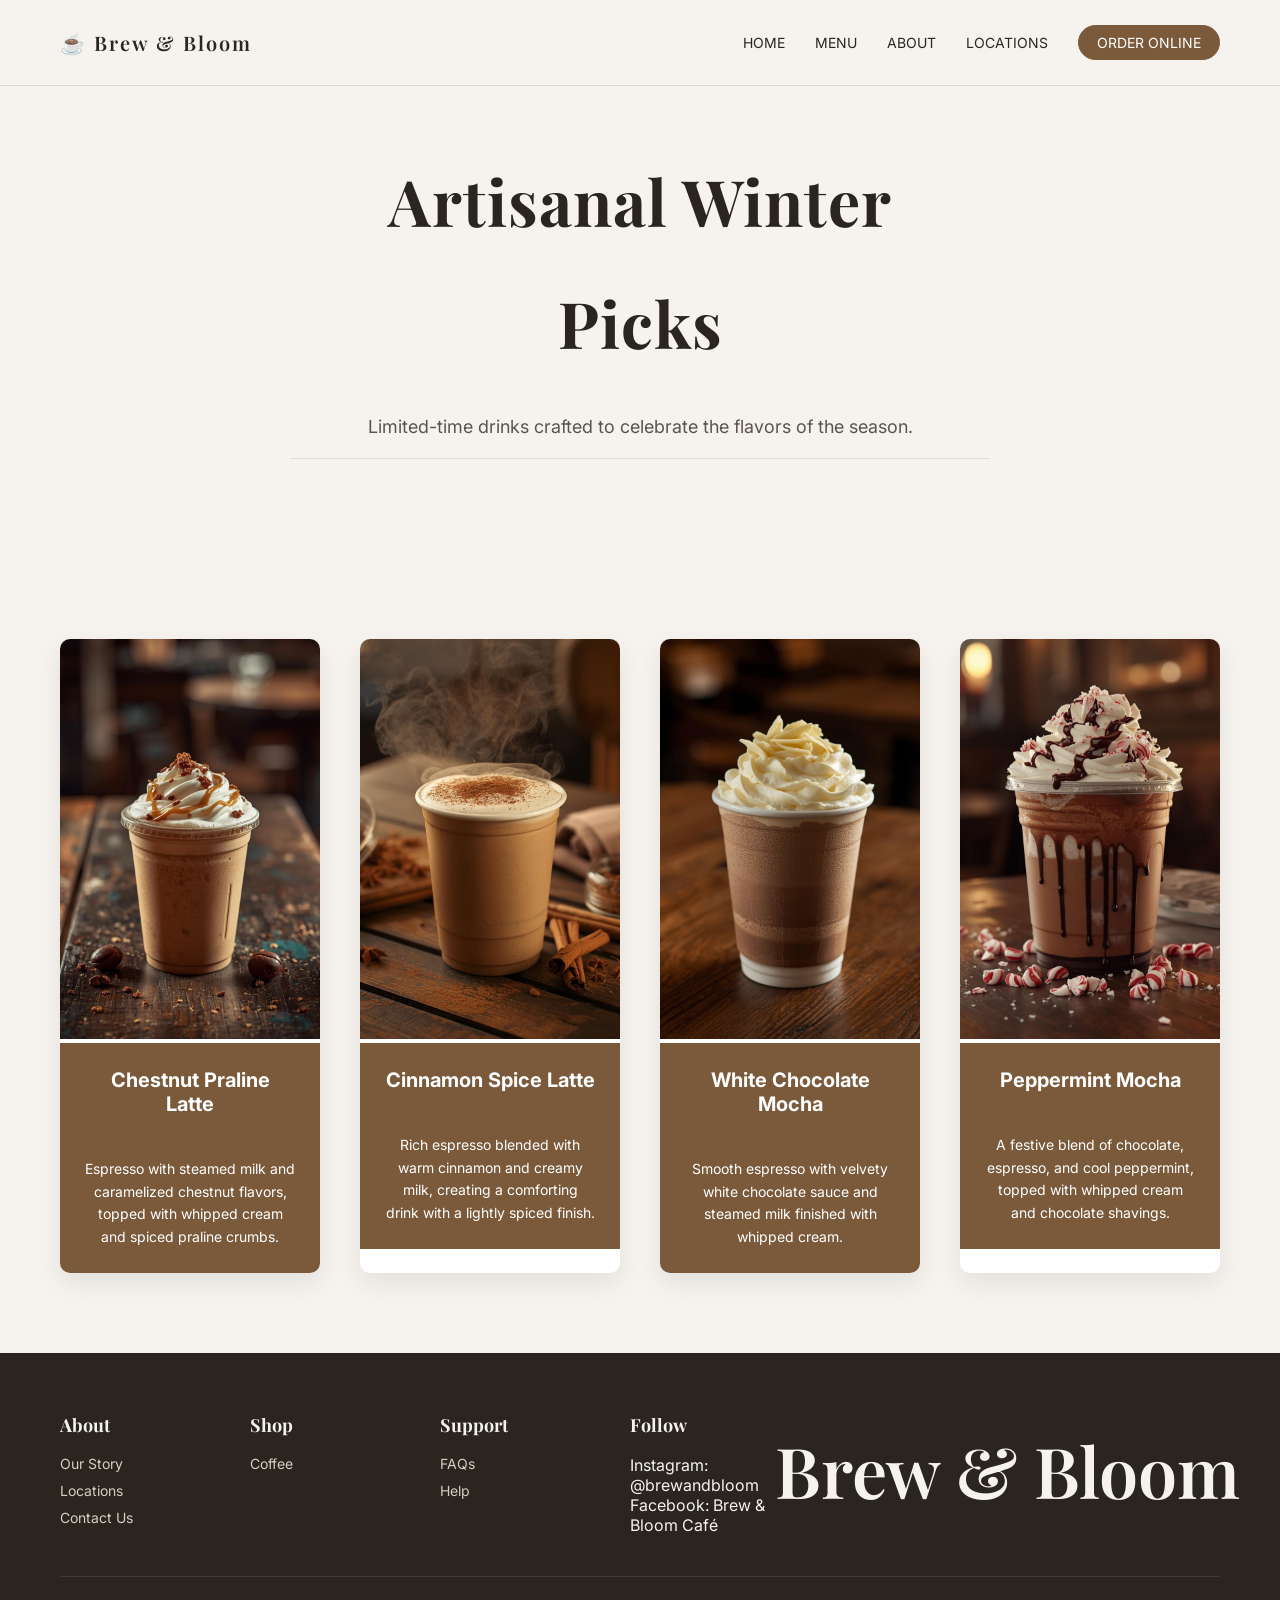
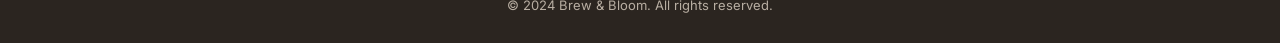
<file: seasonal.html>
<!DOCTYPE html>
<html lang="en">

<head>

    <meta charset="UTF-8">
    <meta name="viewport" content="width=device-width, initial-scale=1.0">
    <title>Seasonal Menu | Brew & Bloom</title>

    <link rel="stylesheet" href="style.css">

    <!-- Google Fonts -->
    <link href="https://fonts.googleapis.com/css2?family=Playfair+Display:wght@400;700&family=Inter:wght@300;400;500&display=swap" rel="stylesheet">

</head>

<body>


    <!-- NAVBAR -->

    <header>

    <div class="nav-left">
    
    <a href="index.html" class="logo">☕ Brew & Bloom</a>
    
    <div class="hamburger" onclick="toggleMenu()">
    ☰
    </div>
    
    </div>
    
    <nav id="nav-menu">
    
        <a href="index.html#home">HOME</a>
        <a href="menu.html">MENU</a>
        <a href="story.html">ABOUT</a>
        <a href="locations.html">LOCATIONS</a>
        <a href="order.html" class="order-btn">ORDER ONLINE</a>
    
    </nav>

    </header>


    <!-- PAGE HEADER -->

    <section class="page-header">

        <h1>Artisanal Winter Picks</h1>

        <p class="description">
            Limited-time drinks crafted to celebrate the flavors of the season.
        </p>

    </section>

    <!-- seasonal section -->
    <section class="seasonal-feature">

    
        <div class="seasonal-grid">
    
            <div class="seasonal-card">
                <img src="image/seasonal1.jpg" alt="Chestnut Praline Latte">
    
                <div class="seasonal-info">
                    <h2>Chestnut Praline Latte</h2>
                    <p class="price">$5.95</p>
    
                    <p>
                        Espresso with steamed milk and caramelized chestnut flavors,
                        topped with whipped cream and spiced praline crumbs.
                    </p>
                </div>
            </div>
    
    
            <div class="seasonal-card">
                <img src="image/seasonal3.jpg" alt="Cinnamon Spice Latte">
    
                <div class="seasonal-info">
                    <h2>Cinnamon Spice Latte</h2>
                    <p class="price">$5.75</p>
    
                    <p>
                        Rich espresso blended with warm cinnamon and creamy milk,
                        creating a comforting drink with a lightly spiced finish.
                    </p>
                </div>
            </div>
    
    
            <div class="seasonal-card">
                <img src="image/seasonal2.jpg" alt="White Chocolate Mocha">
    
                <div class="seasonal-info">
                    <h2>White Chocolate Mocha</h2>
                    <p class="price">$5.85</p>
    
                    <p>
                        Smooth espresso with velvety white chocolate sauce
                        and steamed milk finished with whipped cream.
                    </p>
                </div>
            </div>
    
    
            <div class="seasonal-card">
                <img src="image/seasonal4.jpg" alt="Peppermint Mocha">
    
                <div class="seasonal-info">
                    <h2>Peppermint Mocha</h2>
                    <p class="price">$5.95</p>
    
                    <p>
                        A festive blend of chocolate, espresso, and cool peppermint,
                        topped with whipped cream and chocolate shavings.
                    </p>
                </div>
            </div>
    
        </div>
    
    </section>

<!-- FOOTER section -->
<footer class="footer">

    <div class="footer-container">

        <div class="footer-column">

            <h3>About</h3>

            <a href="story.html">Our Story</a>
            <a href="locations.html">Locations</a>
            <a href="contact.html">Contact Us</a>

        </div>


        <div class="footer-column">

            <h3>Shop</h3>
            <!-- sends you to the menu -->
            <a href="menu.html">Coffee</a>

        </div>


        <div class="footer-column">

            <h3>Support</h3>

            <a href="faq.html">FAQs</a>
            <a href="support.html">Help</a>

        </div>


        <div class="footer-column">

            <h3>Follow</h3>

            <p>Instagram: @brewandbloom</p>
            <p>Facebook: Brew & Bloom Café</p>


        </div>

    </div>

    <div class="footer-bottom">
    <!-- copyright -->
        <p>&copy 2024 Brew & Bloom. All rights reserved.</p>

        
    <!-- Big Brandmark -->
        <div class="footer-brand">
                Brew & Bloom
        </div>
    </div>
</footer>
<script src="script.js"></script>
</body>

</html>
</file>
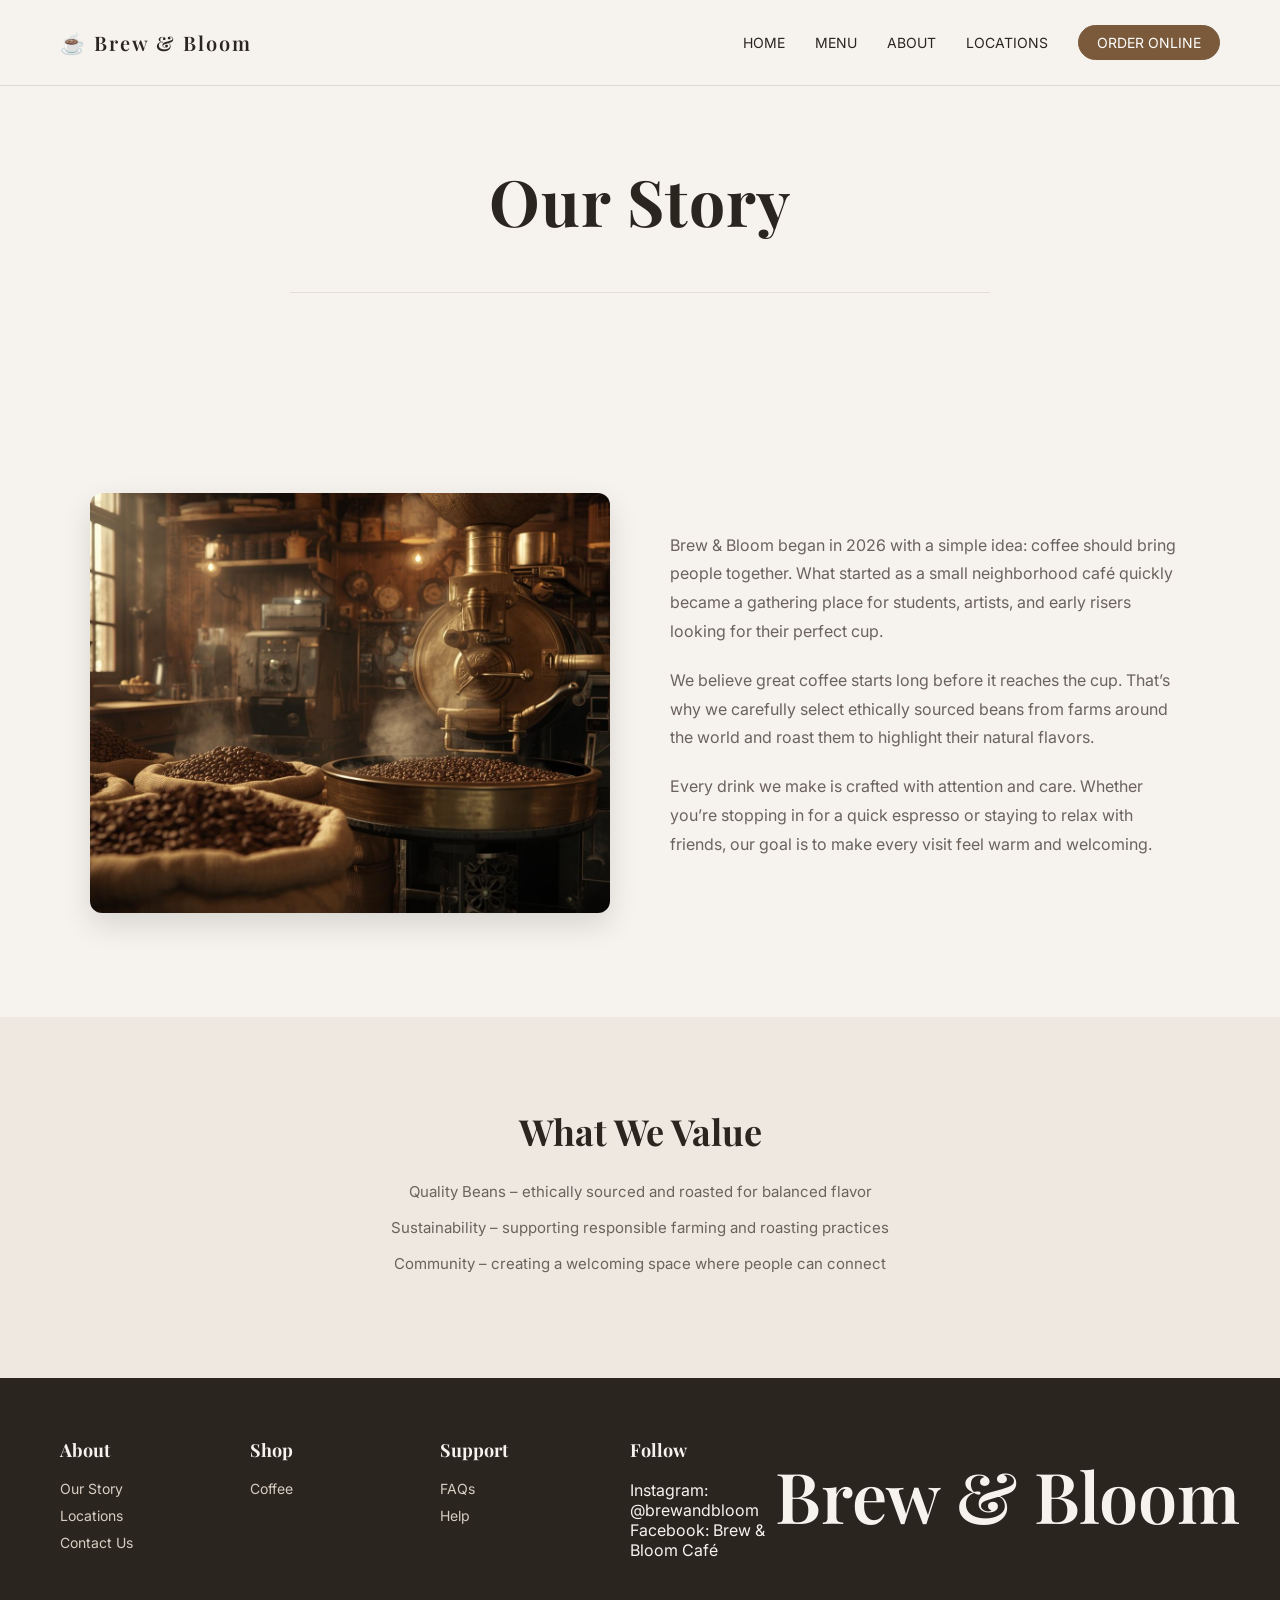
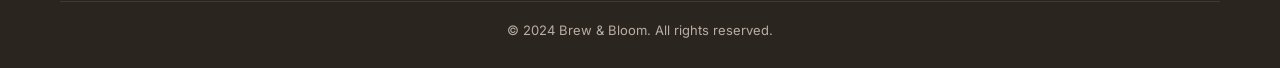
<file: story.html>
<!DOCTYPE html>
<html lang="en">

<head>
  <meta charset="UTF-8">
  <meta name="viewport" content="width=device-width, initial-scale=1.0">
  <title>Our Story | Brew & Bloom</title>
  <link rel="stylesheet" href="style.css">
  <link href="https://fonts.googleapis.com/css2?family=Playfair+Display:wght@400;600&family=Inter:wght@300;400;500&display=swap" rel="stylesheet">
</head>

<body>

<!-- HEADER -->
<header>
   <div class="nav-left">
    
    <a href="index.html" class="logo">☕ Brew & Bloom</a>
    
    <div class="hamburger" onclick="toggleMenu()">
    ☰
    </div>
    
    </div>
    
    <nav id="nav-menu">
    
        <a href="index.html#home">HOME</a>
        <a href="menu.html">MENU</a>
        <a href="story.html">ABOUT</a>
        <a href="locations.html">LOCATIONS</a>
        <a href="order.html" class="order-btn">ORDER ONLINE</a>
    
    </nav>

</header>


<!-- PAGE HEADER -->
<section class="page-header">
  <h1>Our Story</h1>
</section>


<!-- STORY SECTION (IMAGE FIRST) -->
<section class="story-section">

  <div class="story-container">

    <!-- IMAGE -->
    <div class="story-image">
      <img src="image/coffee-roastery.jpg" alt="Coffee Roasting">
    </div>

    <!-- TEXT -->
    <div class="story-text">

      <p>
        Brew & Bloom began in 2026 with a simple idea: coffee should bring people together.
        What started as a small neighborhood café quickly became a gathering place for
        students, artists, and early risers looking for their perfect cup.
      </p>

      <p>
        We believe great coffee starts long before it reaches the cup. That’s why we carefully
        select ethically sourced beans from farms around the world and roast them to highlight
        their natural flavors.
      </p>

      <p>
        Every drink we make is crafted with attention and care. Whether you’re stopping in for
        a quick espresso or staying to relax with friends, our goal is to make every visit feel
        warm and welcoming.
      </p>

    </div>

  </div>

</section>


<!-- VALUES SECTION -->
<section class="values-section">

  <div class="values-container">

    <h2>What We Value</h2>

    <p>Quality Beans – ethically sourced and roasted for balanced flavor</p>
    <p>Sustainability – supporting responsible farming and roasting practices</p>
    <p>Community – creating a welcoming space where people can connect</p>

  </div>

</section>


<!-- FOOTER -->
<footer class="footer">

    <div class="footer-container">

        <div class="footer-column">
            <h3>About</h3>
            <a href="story.html">Our Story</a>
            <a href="locations.html">Locations</a>
            <a href="contact.html">Contact Us</a>
        </div>

        <div class="footer-column">
            <h3>Shop</h3>
            <a href="menu.html">Coffee</a>
        </div>

        <div class="footer-column">
            <h3>Support</h3>
            <a href="faq.html">FAQs</a>
            <a href="support.html">Help</a>
        </div>

        <div class="footer-column">
            <h3>Follow</h3>
            <p>Instagram: @brewandbloom</p>
            <p>Facebook: Brew & Bloom Café</p>
        </div>

    </div>

    <div class="footer-bottom">

        <p>&copy 2024 Brew & Bloom. All rights reserved.</p>

        <div class="footer-brand">
            Brew & Bloom
        </div>

    </div>

</footer>
<script src="script.js"></script>
</body>
</html>
</file>
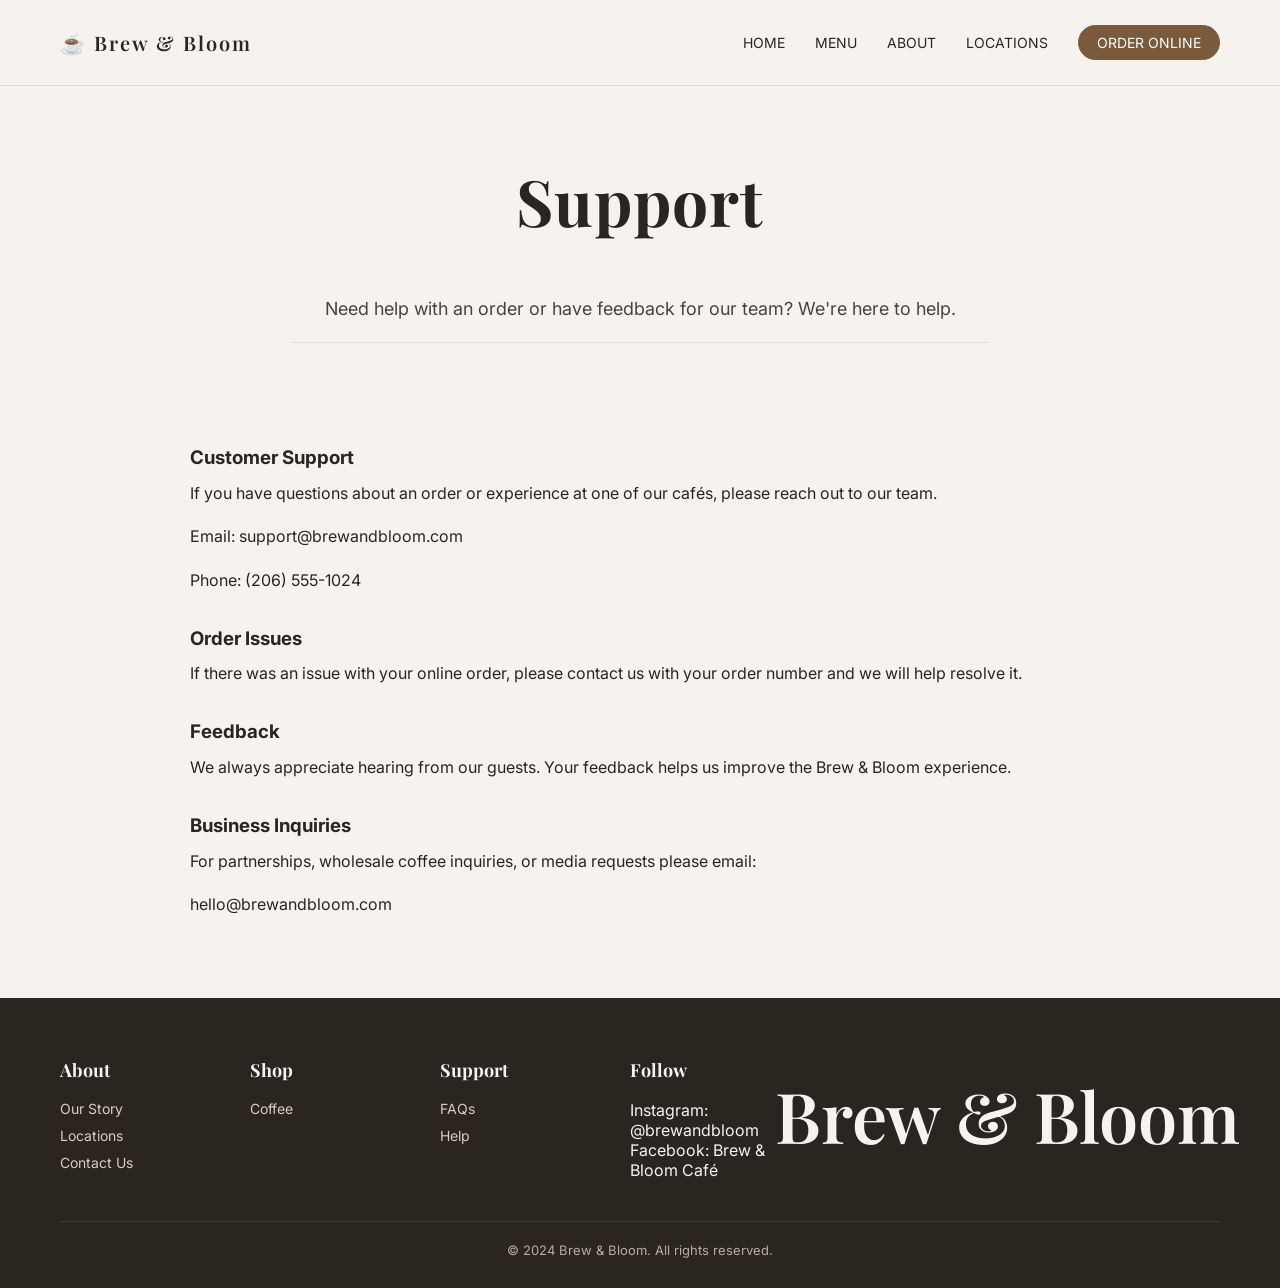
<file: support.html>
<!DOCTYPE html>
<html lang="en">
<head>

  <meta charset="UTF-8">
  <meta name="viewport" content="width=device-width, initial-scale=1.0">
  <title>Support | Brew & Bloom</title>
  
  <link rel="stylesheet" href="style.css">
  <link href="https://fonts.googleapis.com/css2?family=Playfair+Display:wght@400;600&family=Inter:wght@300;400;500&display=swap" rel="stylesheet">

</head>

<body>

  <header>

   <div class="nav-left">
    
    <a href="index.html" class="logo">☕ Brew & Bloom</a>
    
    <div class="hamburger" onclick="toggleMenu()">
    ☰
    </div>
    
    </div>
    
    <nav id="nav-menu">
    
        <a href="index.html#home">HOME</a>
        <a href="menu.html">MENU</a>
        <a href="story.html">ABOUT</a>
        <a href="locations.html">LOCATIONS</a>
        <a href="order.html" class="order-btn">ORDER ONLINE</a>
    
    </nav>

  </header>


  <section class="page-header">
  
    <h1>Support</h1>
    
    <p>Need help with an order or have feedback for our team? We're here to help.</p>
  
  </section>
  <!-- create support + feedback and add contact to help customers -->

  <section class="support-section">
  
    <h3>Customer Support</h3>
    <p>If you have questions about an order or experience at one of our cafés, please reach out to our team.</p>
    
    <p>Email: support@brewandbloom.com</p>
    <p>Phone: (206) 555-1024</p>
    
    
    <h3>Order Issues</h3>
    <p>If there was an issue with your online order, please contact us with your order number and we will help resolve it.</p>
    
    
    <h3>Feedback</h3>
    <p>We always appreciate hearing from our guests. Your feedback helps us improve the Brew & Bloom experience.</p>
    
    
    <h3>Business Inquiries</h3>
    <p>For partnerships, wholesale coffee inquiries, or media requests please email:</p>
    
    <p>hello@brewandbloom.com</p>
  
  </section>
<!-- FOOTER section -->
<footer class="footer">

    <div class="footer-container">

        <div class="footer-column">

            <h3>About</h3>

            <a href="story.html">Our Story</a>
            <a href="locations.html">Locations</a>
            <a href="contact.html">Contact Us</a>

        </div>


        <div class="footer-column">

            <h3>Shop</h3>
            <!-- sends you to the menu -->
            <a href="menu.html">Coffee</a>

        </div>


        <div class="footer-column">

            <h3>Support</h3>

            <a href="faq.html">FAQs</a>
            <a href="support.html">Help</a>

        </div>


        <div class="footer-column">

            <h3>Follow</h3>

            <p>Instagram: @brewandbloom</p>
            <p>Facebook: Brew & Bloom Café</p>


        </div>

    </div>

    <div class="footer-bottom">
    <!-- copyright -->
        <p>© 2024 Brew & Bloom. All rights reserved.</p>

        
    <!-- Big Brandmark -->
        <div class="footer-brand">
                Brew & Bloom
        </div>
    </div>
</footer>
<script src="script.js"></script>
</body>
</html>
</file>
<file: style.css>
/*  GLOBAL RESET  */

* {
    margin: 0;
    padding: 0;
    box-sizing: border-box;
}

body {
    font-family: 'Inter', sans-serif;
    background: #f6f3ee; /* light beige background */
    color: #2b2520; /* dark brown text */
}

a {
    text-decoration: none;
    color: inherit;
}

/*  NAVBAR  */
.home .logo {
    color: white; 
}

.home nav a {
    color: white; 
}
.nav-left{
display:flex;
align-items:center;
gap:15px;
}


header {
    position: absolute;
    top: 0;
    width: 100%;
    padding: 25px 60px;
    display: flex;
    justify-content: space-between;
    align-items: center;
    z-index: 10;
    border-bottom: 1px solid rgba(0, 0, 0, 0.10);
}

.logo {
    font-size: 20px;
    font-weight: 600;
    letter-spacing: 2px;
    font-family: 'Playfair Display', serif;

}

nav a {
    margin-left: 30px;
    font-size: 14px;
    transition: 0.3s;
}

nav a:hover {
    color: #caa46a;
}

/* ORDER BUTTON */

.order-btn {
    border: 1px solid #7a5a3b;
    padding: 8px 18px;
    border-radius: 25px;
    background: #7a5a3b;
    color: white;
}

/* CART BUTTON */

.cart-btn{
    display:flex;
    justify-content:center;
    align-items:center;

    width:38px;
    height:38px;

    border-radius:50%;
    border:2px solid #8b5e3c;

    font-size:18px;
    text-decoration:none;
    color:#8b5e3c;

    margin-left:15px;
}


.cart-btn:hover{
    background:#8b5e3c;
    color:white;
}

nav{
    display:flex;
    align-items:center;
    flex-wrap:nowrap;
 
}


nav a:hover {
    color: #caa46a; /* gold accent */
}


/*  HERO SECTION (HOME) */

.hero{
    height:100vh;
    background:url("image/coffee-hero.jpg") center/cover no-repeat;
    display:flex;
    justify-content:center;
    align-items:center;
    text-align:center;
    position:relative;

}



.overlay {
    position: absolute;
    width: 100%;
    height: 100%;
    background: rgba(0,0,0,0.6);
}

.hero-content {
    position: relative;
    max-width: 800px;
    padding: 20px;

    color: white;
}

.est {
    letter-spacing: 3px;
    margin-bottom: 15px;
    font-size: 14px;
    opacity: 0.8;
}

.hero h1 {
    font-family: 'Playfair Display', serif;
    font-size: 70px;
    font-weight: 700;
}

.hero h2 {
    font-family: 'Playfair Display', serif;
    font-size: 60px;
    font-style: italic;
    color: #caa46a;
    margin-top: -10px;
}

.description {
    margin-top: 20px;
    font-size: 18px;
    line-height: 1.6;
    opacity: 0.9;
}

/*  BUTTONS  */

.buttons {
    margin-top: 30px;
}

.primary-btn {
    display: inline-block;
    background: #7a5a3b;
    padding: 14px 30px;
    border-radius: 8px;
    margin-right: 15px;
    transition: 0.3s;
    color: white;
}

.primary-btn:hover {
    background: #6a4d33;
}

.secondary-btn {
    display: inline-block;
    padding: 14px 30px;
    border-radius: 8px;
    border: 1px solid white;
    transition: 0.3s;
    color: white;
}

.secondary-btn:hover {
    background: white;
    color: #2b2520;
}

/*  PAGE HEADER  */

.page-header {
    padding: 140px 20px 60px;
    text-align: center;
    border-bottom: 1px solid #e4ded6;
}

.page-header h1 {
    font-size: 60px;
    font-weight: bold;
    
}

/* HERO TEXT (MENU STYLE) */

.hero-text {
    text-align: center;
    padding: 120px 20px 60px;
    border-bottom: 1px solid #e4ded6;
}

.hero-text h1 {
    font-size: 65px;
    font-weight: bold;
    line-height: 1.2;
}

.yellow {
    color: #caa46a;
}

.hero-text p {
    margin-top: 20px;
    max-width: 600px;
    margin-left: auto;
    margin-right: auto;
    color: #6b635c;
}

/* MAIN LAYOUT */

.menu-container{
display:flex;
gap:100px;
padding:120px 80px 100px 80px;
align-items:flex-start;

background:linear-gradient(to bottom,#f6f3ee,#efe7dc);
}



/* SIDEBAR */

.menu-sidebar{
width:250px;
flex-shrink:0;
position:sticky;
top:110px;

background:#ffffff;
padding:30px 28px;

border-radius:14px;

border:1px solid #ece4db;

box-shadow:0 15px 35px rgba(0,0,0,0.08);
}


/* CATEGORY TITLE */

.menu-sidebar h3{
margin-top:26px;
margin-bottom:16px;

font-size:12px;
letter-spacing:2px;
text-transform:uppercase;

color:#caa46a;

border-bottom:2px solid #f1e8dd;
padding-bottom:6px;
}


/* SIDEBAR LINKS */

.menu-sidebar a{
display:block;
margin-bottom:10px;
font-size:14px;
color:#5f574f;
transition:0.25s;
padding:4px 0;
}

.menu-sidebar a:hover{
color:#caa46a;
transform:translateX(6px);
}



/* MAIN CONTENT */

.menu-content h2{
font-family:'Playfair Display', serif;
font-size:38px;
margin-bottom:40px;

color:#2b2520;

position:relative;
}

.menu-content h2:after{
content:"";
display:block;
width:60px;
height:3px;
background:#caa46a;
margin-top:10px;
}


.menu-content h3{
font-family:'Playfair Display', serif;
margin-top:10px;
margin-bottom:18px;

font-size:24px;

color:#7a5a3b;
}


/* GRID LAYOUT */

.menu-grid{
display:grid;
grid-template-columns:1fr 1fr;
gap:45px;

margin-bottom:90px;
}


.menu-column{
display:flex;
flex-direction:column;
gap:25px;
}


/* MENU ITEM CARD */

.menu-item{
display:flex;
align-items:center;
gap:22px;

background:#ffffff;
padding:18px 20px;

border-radius:14px;

border:1px solid #eee5dc;

box-shadow:0 12px 28px rgba(0,0,0,0.07);

cursor:pointer;
transition:0.3s;
}

.menu-item:hover{
transform:translateY(-4px);
box-shadow:0 18px 38px rgba(0,0,0,0.12);
}



/* BIGGER IMAGES */

.menu-item img{
width:90px;
height:90px;

border-radius:50%;

object-fit:cover;

border:3px solid #f1e8dd;
}



/* TEXT */

.menu-item span{
font-size:17px;
font-weight:500;

color:#2b2520;

font-family:'Inter', sans-serif;
}


/* LOCATIONS PAGE */


.location-hero{
height:350px;
background:url("image/shop1.jpg") center/cover no-repeat;
display:flex;
align-items:center;
justify-content:center;
margin-top:100px;
}
.location-overlay{
background:rgba(0,0,0,0.35);
width:100%;
height:100%;

display:flex;
align-items:center;
justify-content:center;
}

.location-overlay h1{
font-family:'Playfair Display', serif;
font-size:48px;
letter-spacing:2px;
color:white;
text-align:center;
}


.location-section{
padding:80px 60px 80px;
background:#f7f4ef;
}

.location-container{
max-width:1100px;
margin:auto;
display:grid;
grid-template-columns:repeat(2,1fr);
gap:40px;
}

.location-card{
background:white;
border-radius:14px;
overflow:hidden;
box-shadow:0 8px 25px rgba(0,0,0,0.08);
transition:0.25s;
}

.location-card:hover{
transform:translateY(-6px);
box-shadow:0 12px 30px rgba(0,0,0,0.12);
}

.location-card img{
width:100%;
height:350px;
object-fit:cover;
}

.location-info{
padding:25px;
text-align:center;
}

.location-info h3{
font-family:'Playfair Display', serif;
font-size:22px;
margin-bottom:15px;
color:#2b2520;
}

.address{
color:#6b635c;
margin-bottom:10px;
line-height:1.6;
}

.phone{
font-size:14px;
margin-bottom:10px;
color:#6b635c;
}

.hours{
font-size:14px;
margin-bottom:18px;
color:#6b635c;
}




/* Curated (centered) sections */
/* seasonal on home */
.curated {
  background: #f6f3ee;
  padding: 90px 60px;
}

.curated-inner {
  max-width: 1100px;
  margin: 0 auto;
  text-align: center;
}

.curated-title {
  font-family: 'Playfair Display', serif;
  font-size: 34px;
  margin-bottom: 10px;
}

.curated-subtitle {
  font-size: 14px;
  color: #6b635c;
  margin-bottom: 40px;
}

.curated-grid {
  display: grid;
  grid-template-columns: repeat(3, 1fr);
  gap: 28px;
  margin-bottom: 28px;
}

.curated-card {
  background: #fff;
  border-radius: 10px;
  overflow: hidden;
  text-align: left;
  box-shadow: 0 8px 18px rgba(0,0,0,0.08);
}

.curated-card img {
  width: 100%;
  height: 400px;
  object-fit: cover;
  object-position: 50% 15%; /* keeps centered and show more of top */
}

.curated-body {
  padding: 18px 18px 20px;
}

.curated-row {
  display: flex;
  justify-content: space-between;
  align-items: baseline;
  gap: 10px;
}

.curated-row h3 {
  font-size: 15px;
  font-weight: 600;
}

.price {
  font-size: 13px;
  color: #7a5a3b;
  white-space: nowrap;
}

.curated-desc {
  margin-top: 10px;
  font-size: 13px;
  color: #6b635c;
  line-height: 1.5;
}

.curated-cta {
  display: flex;
  justify-content: center;
}

.curated-btn {
  display: inline-block;
  border: 1px solid #7a5a3b;
  color: #7a5a3b;
  padding: 10px 18px;
  border-radius: 8px;
  font-size: 13px;
  letter-spacing: 0.5px;
  transition: 0.3s;
  background: transparent;
}

.curated-btn:hover {
  background: #7a5a3b;
  color: #fff;
}
/* responsive */
/* make it seem like separate section colors */
@media (max-width: 900px) {
  .curated-grid {
    grid-template-columns: 1fr;
  }
  .curated {
    padding: 70px 20px;
  }
}

/* ORDER PAGE */

.order-section{
padding:80px 60px;
max-width:1100px;
margin:auto;
text-align:center;
}

.order-section h1{
font-family:'Playfair Display', serif;
font-size:42px;
margin-bottom:10px;
}

.order-subtitle{
color:#6b635c;
margin-bottom:40px;
}

.order-section h2{
margin-top:60px;
margin-bottom:25px;
font-family:'Playfair Display', serif;
font-size:28px;
}

.order-grid{
display:grid;
grid-template-columns:repeat(auto-fit,minmax(250px,1fr));
gap:30px;
}


.order-item{
background:white;
border-radius:12px;
padding:20px;
box-shadow:0 5px 15px rgba(0,0,0,0.08);
transition:0.2s;
}

.order-item:hover{
transform:translateY(-4px);
}

.order-item img {
    width: 100%;
    aspect-ratio: 1 / 1;
    object-fit: cover;
    border-radius: 8px;
    margin-bottom: 12px;
}





.order-item h3{
font-size:18px;
margin-bottom:6px;
}

.order-item p{
color:#6b635c;
margin-bottom:12px;
}

.order-item button{
background:#6b4f3c;
color:white;
border:none;
padding:8px 18px;
border-radius:20px;
cursor:pointer;
font-size:14px;
}

.order-item button:hover{
background:#4e392a;
}


/* WHY US SECTION */

.why-us {
    padding: 100px 60px;
    background: #eee8e1;
}

.whyus-container {
    max-width: 1200px;
    margin: auto;
    display: grid;
    grid-template-columns: 1fr 1fr;
    align-items: center;
    gap: 80px;
}

.whyus-text h2 {
    font-family: 'Playfair Display', serif;
    font-size: 36px;
    margin-bottom: 15px;
}

.line {
    width: 50px;
    height: 2px;
    background: #caa46a;
    margin-bottom: 25px;
}

.whyus-text p {
    color: #6b635c;
    line-height: 1.7;
    margin-bottom: 20px;
}

.whyus-image img {
    width: 100%;
    height: 380px;      /* control the height */
    object-fit: cover;  /* crops the image nicely */
    border-radius: 12px;
}

/* SEASONAL FEATURE MENU */

.page-header h1 {
    font-family: 'Playfair Display', serif; /*seasonal file header design */
    font-size: 64px;
    letter-spacing: 1px;
    margin-bottom: 10px;
} 

.seasonal-feature {
    padding: 80px 60px;
}

.seasonal-title {
    text-align: center;
    font-family: 'Playfair Display', serif;
    font-size: 42px;
    margin-bottom: 50px;
}

.seasonal-grid {
    display: grid;
    grid-template-columns: repeat(4, 1fr);
    gap: 40px;
}

.seasonal-card {
    background: #ffffff;
    border-radius: 10px;
    overflow: hidden;
    box-shadow: 0 10px 25px rgba(0,0,0,0.08);
}

.seasonal-card img {
    width: 100%;
    height: 400px;      /* controls size */
    object-fit: cover;  /* prevents stretching */
    object-position: 50% 15%;
   
}

.seasonal-info {
    background: #7a5a3b;
    color: white;
    padding: 25px;
    text-align: center;
}

.seasonal-info h2 {
    font-size: 20px;
    margin-bottom: 8px;
}

.price {
    font-weight: 500;
    margin-bottom: 12px;
}

.seasonal-info p {
    font-size: 14px;
    line-height: 1.6;
}

/* FAQ section spacing */
.faq-header h1 {
    margin-bottom: 10px;
}

.faq-header p {
    margin-top: 10px;
}

.faq-section {
    max-width: 900px;
    margin: 80px auto;
    line-height: 1.6;
}

.faq-section h3 {
    margin-top: 30px;   /* space above each question */
    margin-bottom: 8px;
    font-weight: 600;
}

.faq-section p {
    margin-bottom: 20px; /* space between answers */
}
/* SUPPORT PAGE SPACING */

.support-header h1 {
    margin-bottom: 10px;
}

.support-header p {
    margin-top: 10px;
}
.support-section {
    max-width: 900px;
    margin: 80px auto;
    line-height: 1.6;
}

.support-section h3 {
    margin-top: 30px;   /* space above each section title */
    margin-bottom: 8px;
}

.support-section p {
    margin-bottom: 18px; /* space after paragraphs */
}

/* CONTACT PAGE HEADER */

.page-header{
    max-width:700px;
    margin:140px auto 100px auto; /* space from navbar and footer */
    text-align:center;
    line-height:1.9;
    padding:0 20px;
}

.page-header h1{
    font-family:'Playfair Display', serif;
    font-size:64px;
    margin-bottom:30px;
    letter-spacing:1px;
}

.page-header p{
    font-size:18px;
    margin-bottom:16px;
    color:#4a433d;
}

.hero {
    min-height: 100vh;
    position: relative;
    display: flex;
    justify-content: center;
    align-items: center;
}
/* FOOTER SECTION */

/* FOOTER */

.footer {
    background: #2b2520;
    color: #f6f3ee;
    padding: 60px 60px 30px;
    /* position to footer to see brandmark */
    position: relative;
}
/* to the left and a little tighter */
.footer-container {
    max-width: 1200px;
    /* push columns to the left */
    margin: 0;
    display: grid;
    
    /* make columns tighter */
    grid-template-columns: repeat(4, 160px);
    gap: 30px;
}


/* =========================
   STORY PAGE
========================= */

.story-section {
    padding: 100px 60px;
}

.story-container {
    max-width: 1100px;
    margin: auto;

    display: grid;
    grid-template-columns: 1fr 1fr;
    gap: 60px;

    align-items: center;
}

/* STORY IMAGE */

.story-image img {
    width: 100%;
    height: 420px;
    object-fit: cover;
    border-radius: 12px;
    box-shadow: 0 12px 30px rgba(0,0,0,0.12);
}

/* STORY TEXT */

.story-text p {
    margin-bottom: 20px;
    line-height: 1.8;
    color: #6b635c;
    font-size: 16px;
}

/* VALUES SECTION */

.values-section {
    background: #eee8e1;
    padding: 90px 60px;
    text-align: center;
}

.values-container {
    max-width: 700px;
    margin: auto;
}

.values-container h2 {
    font-family: 'Playfair Display', serif;
    font-size: 36px;
    margin-bottom: 25px;
}

.values-container p {
    margin-bottom: 12px;
    font-size: 15px;
    color: #6b635c;
    line-height: 1.6;
}



/* footer titles */

.footer-column h3 {
    font-family: 'Playfair Display', serif;
    font-size: 18px;
    margin-bottom: 18px;
}

/* footer links */

.footer-column a {
    display: block;
    font-size: 14px;
    margin-bottom: 10px;
    color: #d7cec2;
    transition: 0.3s;
}

.footer-column a:hover {
    color: #caa46a;
}

/* bottom copyright */

.footer-bottom {
    text-align: center;
    margin-top: 40px;
    padding-top: 20px;
    border-top: 1px solid rgba(255,255,255,0.1);
    font-size: 13px;
    color: #b8aea2;
}
/* BIG BREW & BLOOM BRAND */

.footer-brand {
    position: absolute;
    top: 70px;
    right: 40px;

    font-family: 'Playfair Display', serif;

    font-size: 70px;
    font-weight: 600;

    color: #f6f3ee;
}
/* HAMBURGER ICON */
.hamburger {
    display: none;
    font-size: 28px;
    cursor: pointer;
    color: #2b2520;
}

.home .hamburger {
    color: white;
}

/* TABLET */
@media (max-width: 900px) {
    .curated-grid,
    .seasonal-grid {
        grid-template-columns: 1fr 1fr;
    }

    .whyus-container,
    .story-container,
    .location-container {
        grid-template-columns: 1fr;
    }

    .menu-grid {
        grid-template-columns: 1fr;
    }

    .menu-container {
        flex-direction: column;
        gap: 40px;
        padding: 80px 30px;
    }

    .menu-sidebar {
        width: 100%;
        position: static;
    }

    .footer-container {
        grid-template-columns: 1fr 1fr;
        gap: 20px;
        padding: 40px 20px;
    }

    .footer-brand {
        font-size: 34px;
        position: static;
        margin-top: 20px;
        text-align: center;
    }

    .location-card img {
        height: 400px;
    }
}

/* MOBILE + TABLET NAVIGATION */
@media (max-width: 768px) {
    header {
        padding: 18px 20px;
        flex-direction: row;
        align-items: center;
        justify-content: space-between;
    }

    .nav-left {
        width: 100%;
        max-width: none;
        display: flex;
        align-items: center;
        justify-content: space-between;
    }

    .hamburger {
        display: block;
        position: static;
    }

    nav {
        display: none;
        flex-direction: column;
        align-items: flex-start;
        position: absolute;
        top: 70px;
        left: 0;
        width: 100%;
        background: #2b2520;
        padding: 20px;
        gap: 12px;
    }

    nav a {
        margin: 0;
        font-size: 16px;
        color: white;
    }

    nav.show {
        display: flex;
    }

    .curated-grid,
    .seasonal-grid,
    .whyus-container,
    .footer-container {
        grid-template-columns: 1fr;
    }

    .menu-container {
        flex-direction: column;
    }
}

/* MOBILE */
@media (max-width: 480px) {
    body {
        overflow-x: hidden;
    }

    section {
        padding: 40px 20px;
    }

    .hero {
        text-align: center;
        padding: 60px 20px;
    }

    .hero h1 {
        font-size: 30px;
    }

    .hero h2 {
        font-size: 22px;
    }

    .buttons {
        display: flex;
        flex-direction: column;
        gap: 10px;
        width: 100%;
        align-items: center;
    }

    .buttons a {
        width: 100%;
        max-width: 260px;
        text-align: center;
    }

    .story-container,
    .location-container {
        grid-template-columns: 1fr;
        text-align: center;
        gap: 20px;
    }

    .footer-brand {
        font-size: 26px;
    }
}
</file>
<file: cart.css>
.cart-page{
padding:120px 80px;
}

.cart-wrapper{
display:grid;
grid-template-columns:2fr 1fr;
gap:40px;
}

/* LEFT SIDE */

.cart-header{
display:grid;
grid-template-columns:2fr 1fr 1fr 1fr;
font-weight:bold;
padding-bottom:10px;
border-bottom:1px solid #ddd;
margin-bottom:20px;
}

.cart-item{
display:grid;
grid-template-columns:2fr 1fr 1fr 1fr;
align-items:center;
padding:20px 0;
border-bottom:1px solid #eee;
}

.item-info{
display:flex;
align-items:center;
gap:15px;
}

.item-info img{
width:70px;
border-radius:6px;
}

.quantity{
display:flex;
align-items:center;
gap:10px;
}

.quantity button{
width:28px;
height:28px;
border:none;
background:#eee;
cursor:pointer;
font-size:16px;
}

/* RIGHT SIDE */

.cart-right{
background:#f7f4ef;
padding:30px;
border-radius:10px;
height:fit-content;
}

.checkout-btn{
margin-top:20px;
width:100%;
padding:14px;
border:none;
background:black;
color:white;
font-size:16px;
cursor:pointer;
}

.checkout-btn:hover{
background:#333;
}
</file>
